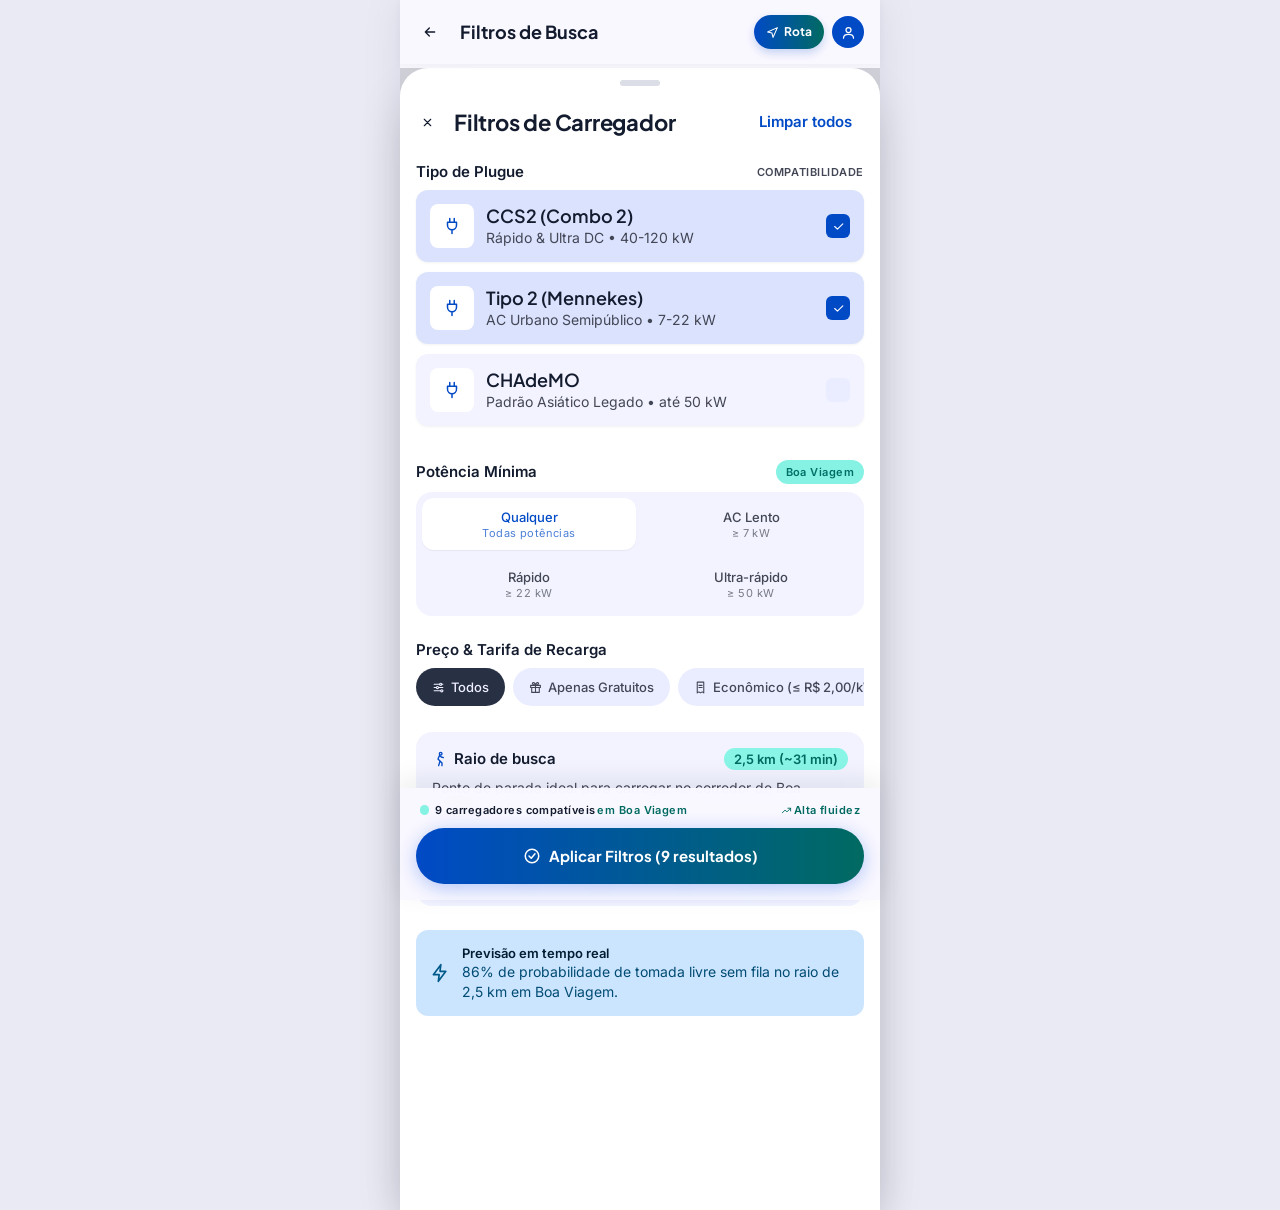
<file: eletrolink-mobile/filtros.html>
<!doctype html>
<html lang="pt-BR">
<head>
<meta charset="utf-8">
<meta name="viewport" content="width=device-width, initial-scale=1, viewport-fit=cover">
<meta name="theme-color" content="#faf8ff">
<title>EletroLink – Filtros de Busca e Compatibilidade</title>
<link rel="preconnect" href="https://fonts.googleapis.com">
<link rel="preconnect" href="https://fonts.gstatic.com" crossorigin>
<link href="https://fonts.googleapis.com/css2?family=Inter:wght@400;500;600;700&family=Plus+Jakarta+Sans:wght@400;500;600;700;800&display=swap" rel="stylesheet">
<link rel="stylesheet" href="style.css">
</head>
<body>
<svg width="0" height="0" style="position:absolute" aria-hidden="true"><defs>
<symbol id="bolt" viewBox="0 0 24 24"><path d="M13 2 4 14h7l-1 8 9-12h-7z"/></symbol>
<symbol id="search" viewBox="0 0 24 24"><circle cx="11" cy="11" r="7"/><path d="m21 21-4.35-4.35"/></symbol>
<symbol id="car" viewBox="0 0 24 24"><path d="M5 17v3M19 17v3M3 13l2-7h14l2 7v4H3zM7 14h.01M17 14h.01"/></symbol>
<symbol id="user" viewBox="0 0 24 24"><circle cx="12" cy="8" r="4"/><path d="M4 21c0-4 4-6 8-6s8 2 8 6"/></symbol>
<symbol id="pin" viewBox="0 0 24 24"><path d="M12 22s7-6.5 7-12a7 7 0 1 0-14 0c0 5.5 7 12 7 12z"/><circle cx="12" cy="10" r="2.5"/></symbol>
<symbol id="sliders" viewBox="0 0 24 24"><path d="M4 6h10M18 6h2M4 12h4M12 12h8M4 18h12M20 18h0"/><circle cx="16" cy="6" r="2"/><circle cx="10" cy="12" r="2"/><circle cx="18" cy="18" r="2"/></symbol>
<symbol id="x" viewBox="0 0 24 24"><path d="M6 6l12 12M18 6 6 18"/></symbol>
<symbol id="check-circle" viewBox="0 0 24 24"><circle cx="12" cy="12" r="9"/><path d="m8 12 3 3 5-6"/></symbol>
<symbol id="check" viewBox="0 0 24 24"><path d="m5 12 5 5 10-10"/></symbol>
<symbol id="layers" viewBox="0 0 24 24"><path d="m12 3 9 5-9 5-9-5zM3 13l9 5 9-5"/></symbol>
<symbol id="locate" viewBox="0 0 24 24"><circle cx="12" cy="12" r="4"/><path d="M12 2v3M12 19v3M2 12h3M19 12h3"/></symbol>
<symbol id="plus" viewBox="0 0 24 24"><path d="M12 5v14M5 12h14"/></symbol>
<symbol id="minus" viewBox="0 0 24 24"><path d="M5 12h14"/></symbol>
<symbol id="arrow-left" viewBox="0 0 24 24"><path d="M19 12H5M11 6l-6 6 6 6"/></symbol>
<symbol id="arrow-right" viewBox="0 0 24 24"><path d="M5 12h14M13 6l6 6-6 6"/></symbol>
<symbol id="hourglass" viewBox="0 0 24 24"><path d="M6 2h12M6 22h12M7 2c0 6 5 7 5 10s-5 4-5 10M17 2c0 6-5 7-5 10s5 4 5 10"/></symbol>
<symbol id="clock" viewBox="0 0 24 24"><circle cx="12" cy="12" r="9"/><path d="M12 7v5l3 2"/></symbol>
<symbol id="wifi" viewBox="0 0 24 24"><path d="M2 9a15 15 0 0 1 20 0M5 12.5a10 10 0 0 1 14 0M8.5 16a5 5 0 0 1 7 0M12 19.5h.01"/></symbol>
<symbol id="wifi-off" viewBox="0 0 24 24"><path d="M2 9a15 15 0 0 1 6-3.5M22 9a15 15 0 0 0-6-3.5M5 12.5a10 10 0 0 1 4-2.4M19 12.5a10 10 0 0 0-4-2.4M8.5 16a5 5 0 0 1 7 0M12 19.5h.01M3 3l18 18"/></symbol>
<symbol id="parking" viewBox="0 0 24 24"><rect x="4" y="3" width="16" height="18" rx="3"/><path d="M9 17V7h4a3 3 0 0 1 0 6H9"/></symbol>
<symbol id="barrier-off" viewBox="0 0 24 24"><circle cx="12" cy="12" r="9"/><path d="m5.6 5.6 12.8 12.8"/></symbol>
<symbol id="navigate" viewBox="0 0 24 24"><path d="m3 11 18-8-8 18-2-8z"/></symbol>
<symbol id="external" viewBox="0 0 24 24"><path d="M14 4h6v6M20 4l-9 9M18 14v5a1 1 0 0 1-1 1H5a1 1 0 0 1-1-1V7a1 1 0 0 1 1-1h5"/></symbol>
<symbol id="plug" viewBox="0 0 24 24"><path d="M9 2v5M15 2v5M6 7h12v4a6 6 0 0 1-12 0zM12 17v5"/></symbol>
<symbol id="star" viewBox="0 0 24 24"><path d="m12 2 3 7 7 .6-5.3 4.7 1.6 7.2L12 17.8 5.7 21.5l1.6-7.2L2 9.6 9 9z"/></symbol>
<symbol id="refresh" viewBox="0 0 24 24"><path d="M21 12a9 9 0 1 0-3 6.7M21 4v6h-6"/></symbol>
<symbol id="walk" viewBox="0 0 24 24"><circle cx="13" cy="4" r="2"/><path d="m10 22 2-7-3-3 2-5 3 2 3 1M12 15l3 3v4"/></symbol>
<symbol id="alert" viewBox="0 0 24 24"><path d="M12 3 2 21h20zM12 10v5M12 18h.01"/></symbol>
<symbol id="receipt" viewBox="0 0 24 24"><path d="M6 2h12v20l-3-2-3 2-3-2-3 2zM9 8h6M9 12h6"/></symbol>
<symbol id="trend" viewBox="0 0 24 24"><path d="m3 17 6-6 4 4 8-8M15 7h6v6"/></symbol>
<symbol id="people" viewBox="0 0 24 24"><circle cx="9" cy="8" r="3"/><circle cx="17" cy="9" r="2.5"/><path d="M3 20c0-3.5 3-5 6-5s6 1.5 6 5M15 15c3 0 6 1 6 4"/></symbol>
<symbol id="gift" viewBox="0 0 24 24"><rect x="3" y="8" width="18" height="4"/><path d="M5 12v9h14v-9M12 8v13M12 8s-1-5-4-5-2 5 4 5zM12 8s1-5 4-5 2 5-4 5z"/></symbol>
<symbol id="battery" viewBox="0 0 24 24"><rect x="2" y="7" width="18" height="10" rx="2"/><path d="M22 11v2M6 11v2M10 11v2"/></symbol>
<symbol id="info" viewBox="0 0 24 24"><circle cx="12" cy="12" r="9"/><path d="M12 11v5M12 8h.01"/></symbol>
<symbol id="bus" viewBox="0 0 24 24"><rect x="4" y="3" width="16" height="15" rx="3"/><path d="M4 11h16M8 21v-3M16 21v-3"/></symbol>
<symbol id="building" viewBox="0 0 24 24"><rect x="5" y="3" width="14" height="18" rx="1"/><path d="M9 7h2M13 7h2M9 11h2M13 11h2M10 21v-4h4v4"/></symbol></defs></svg>
<header class="hdr"><div class="l"><a class="back" href="mapa.html" title="Voltar"><svg class="ico "><use href="#arrow-left"/></svg></a><span class="ttl">Filtros de Busca</span></div><span class="prof"><svg class="ico "><use href="#user"/></svg></span></header>
<main class="ft"><div class="dim"></div>
<section class="fsheet"><div class="grab"></div>
 <div class="fh"><div class="l"><a class="x" href="mapa.html"><svg class="ico "><use href="#x"/></svg></a><h2>Filtros de Carregador</h2></div><button type="button" class="clr" id="mfClear">Limpar todos</button></div>
 <div class="fb">
  <div class="fs"><div class="hd"><b>Tipo de Plugue</b><small>Compatibilidade</small></div>
   <div class="po on" data-plug="CCS2"><div class="l"><span class="ic"><svg class="ico "><use href="#plug"/></svg></span><div><b>CCS2 (Combo 2)</b><span>Rápido &amp; Ultra DC • 40-120 kW</span></div></div><span class="ck"><svg class="ico "><use href="#check"/></svg></span></div>
   <div class="po on" data-plug="Tipo 2"><div class="l"><span class="ic"><svg class="ico "><use href="#plug"/></svg></span><div><b>Tipo 2 (Mennekes)</b><span>AC Urbano Semipúblico • 7-22 kW</span></div></div><span class="ck"><svg class="ico "><use href="#check"/></svg></span></div>
   <div class="po" data-plug="CHAdeMO"><div class="l"><span class="ic"><svg class="ico "><use href="#plug"/></svg></span><div><b>CHAdeMO</b><span>Padrão Asiático Legado • até 50 kW</span></div></div><span class="ck"><svg class="ico "><use href="#check"/></svg></span></div></div>
  <div class="fs"><div class="hd"><b>Potência Mínima</b><small class="mt">Boa Viagem</small></div>
   <div class="pw"><button type="button" class="on" data-power="0">Qualquer<small>Todas potências</small></button><button type="button" data-power="7">AC Lento<small>≥ 7 kW</small></button><button type="button" data-power="22">Rápido<small>≥ 22 kW</small></button><button type="button" data-power="50">Ultra-rápido<small>≥ 50 kW</small></button></div></div>
  <div class="fs"><div class="hd"><b>Preço &amp; Tarifa de Recarga</b></div>
   <div class="tf"><span class="on" data-tariff="all"><svg class="ico "><use href="#sliders"/></svg>Todos</span><span data-tariff="free"><svg class="ico "><use href="#gift"/></svg>Apenas Gratuitos</span><span data-tariff="economic"><svg class="ico "><use href="#receipt"/></svg>Econômico (≤ R$ 2,00/kWh)</span></div></div>
  <div class="dist"><div class="hd"><div><svg class="ico "><use href="#walk"/></svg>Raio de busca</div><span class="val" id="mfDistVal">2,5 km (~31 min)</span></div>
   <p>Ponto de parada ideal para carregar no corredor de Boa Viagem.</p>
   <div class="rng"><div class="tr"><input type="range" id="mfRange" min="0" max="5" step="1" value="4"><div class="tr-fill" id="mfTrFill" style="width:80%"></div></div><div class="lb"><div><i></i>300 m</div><div><i></i>500 m</div><div><i></i>800 m</div><div><i></i>1.5 km</div><div class="on"><i></i>2.5 km</div><div><i></i>3 km</div></div></div></div>
  <div class="live"><svg class="ico "><use href="#bolt"/></svg><div><b>Previsão em tempo real</b><span id="mfLiveTxt">85% de probabilidade de tomada livre sem fila em Boa Viagem.</span></div></div>
 </div></section></main>
<div class="deck"><div class="c"><span id="mfDeckCount"><i></i><span><b>9 carregadores compatíveis</b> em Boa Viagem</span></span><span><svg class="ico " style="font-size:11px"><use href="#trend"/></svg>Alta fluidez</span></div>
 <a class="go" id="mfApply" href="mapa.html"><svg class="ico " style="font-size:18px"><use href="#check-circle"/></svg>Aplicar Filtros</a></div>
<script src="app.js"></script>
</body></html>
</file>
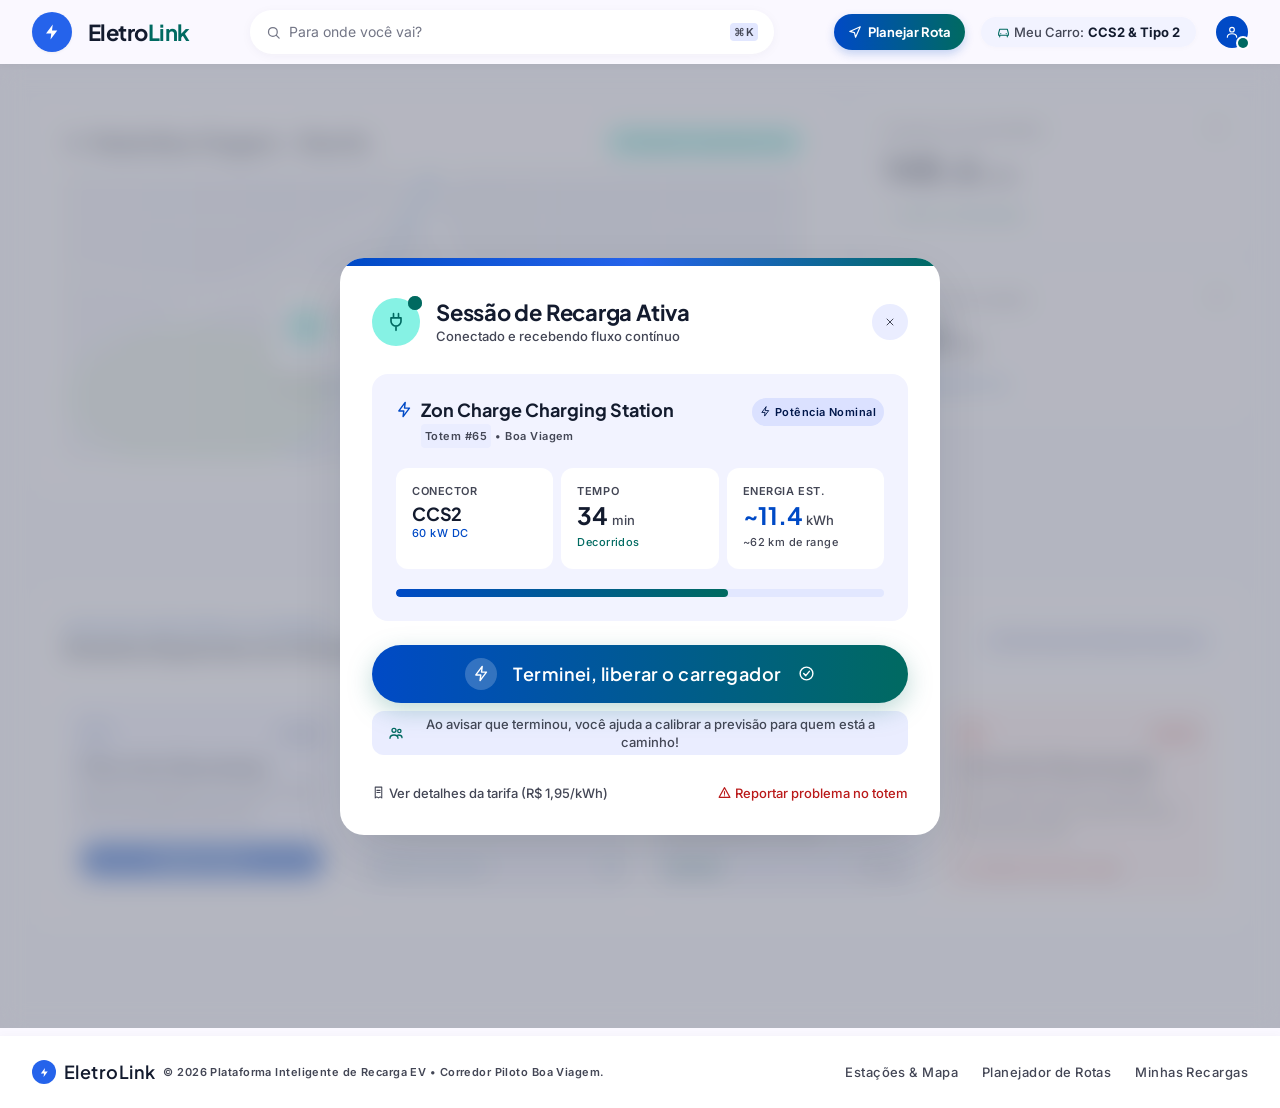
<file: eletrolink-site/checkout.html>
<!doctype html>
<html lang="pt-BR">
<head>
<meta charset="utf-8">
<meta name="viewport" content="width=1280">
<title>EletroLink – Sessão de Recarga e Check-out</title>
<link rel="preconnect" href="https://fonts.googleapis.com">
<link rel="preconnect" href="https://fonts.gstatic.com" crossorigin>
<link href="https://fonts.googleapis.com/css2?family=Inter:wght@400;500;600;700&family=Plus+Jakarta+Sans:wght@400;500;600;700;800&display=swap" rel="stylesheet">
<link rel="stylesheet" href="style.css">
</head>
<body>
<svg width="0" height="0" style="position:absolute" aria-hidden="true"><defs>
<symbol id="bolt" viewBox="0 0 24 24"><path d="M13 2 4 14h7l-1 8 9-12h-7z"/></symbol>
<symbol id="search" viewBox="0 0 24 24"><circle cx="11" cy="11" r="7"/><path d="m21 21-4.35-4.35"/></symbol>
<symbol id="car" viewBox="0 0 24 24"><path d="M5 17v3M19 17v3M3 13l2-7h14l2 7v4H3zM7 14h.01M17 14h.01"/></symbol>
<symbol id="user" viewBox="0 0 24 24"><circle cx="12" cy="8" r="4"/><path d="M4 21c0-4 4-6 8-6s8 2 8 6"/></symbol>
<symbol id="pin" viewBox="0 0 24 24"><path d="M12 22s7-6.5 7-12a7 7 0 1 0-14 0c0 5.5 7 12 7 12z"/><circle cx="12" cy="10" r="2.5"/></symbol>
<symbol id="sliders" viewBox="0 0 24 24"><path d="M4 6h10M18 6h2M4 12h4M12 12h8M4 18h12M20 18h0"/><circle cx="16" cy="6" r="2"/><circle cx="10" cy="12" r="2"/><circle cx="18" cy="18" r="2"/></symbol>
<symbol id="x" viewBox="0 0 24 24"><path d="M6 6l12 12M18 6 6 18"/></symbol>
<symbol id="check-circle" viewBox="0 0 24 24"><circle cx="12" cy="12" r="9"/><path d="m8 12 3 3 5-6"/></symbol>
<symbol id="check" viewBox="0 0 24 24"><path d="m5 12 5 5 10-10"/></symbol>
<symbol id="layers" viewBox="0 0 24 24"><path d="m12 3 9 5-9 5-9-5zM3 13l9 5 9-5"/></symbol>
<symbol id="locate" viewBox="0 0 24 24"><circle cx="12" cy="12" r="4"/><path d="M12 2v3M12 19v3M2 12h3M19 12h3"/></symbol>
<symbol id="plus" viewBox="0 0 24 24"><path d="M12 5v14M5 12h14"/></symbol>
<symbol id="minus" viewBox="0 0 24 24"><path d="M5 12h14"/></symbol>
<symbol id="arrow-left" viewBox="0 0 24 24"><path d="M19 12H5M11 6l-6 6 6 6"/></symbol>
<symbol id="arrow-right" viewBox="0 0 24 24"><path d="M5 12h14M13 6l6 6-6 6"/></symbol>
<symbol id="hourglass" viewBox="0 0 24 24"><path d="M6 2h12M6 22h12M7 2c0 6 5 7 5 10s-5 4-5 10M17 2c0 6-5 7-5 10s5 4 5 10"/></symbol>
<symbol id="clock" viewBox="0 0 24 24"><circle cx="12" cy="12" r="9"/><path d="M12 7v5l3 2"/></symbol>
<symbol id="wifi" viewBox="0 0 24 24"><path d="M2 9a15 15 0 0 1 20 0M5 12.5a10 10 0 0 1 14 0M8.5 16a5 5 0 0 1 7 0M12 19.5h.01"/></symbol>
<symbol id="wifi-off" viewBox="0 0 24 24"><path d="M2 9a15 15 0 0 1 6-3.5M22 9a15 15 0 0 0-6-3.5M5 12.5a10 10 0 0 1 4-2.4M19 12.5a10 10 0 0 0-4-2.4M8.5 16a5 5 0 0 1 7 0M12 19.5h.01M3 3l18 18"/></symbol>
<symbol id="parking" viewBox="0 0 24 24"><rect x="4" y="3" width="16" height="18" rx="3"/><path d="M9 17V7h4a3 3 0 0 1 0 6H9"/></symbol>
<symbol id="barrier-off" viewBox="0 0 24 24"><circle cx="12" cy="12" r="9"/><path d="m5.6 5.6 12.8 12.8"/></symbol>
<symbol id="navigate" viewBox="0 0 24 24"><path d="m3 11 18-8-8 18-2-8z"/></symbol>
<symbol id="external" viewBox="0 0 24 24"><path d="M14 4h6v6M20 4l-9 9M18 14v5a1 1 0 0 1-1 1H5a1 1 0 0 1-1-1V7a1 1 0 0 1 1-1h5"/></symbol>
<symbol id="plug" viewBox="0 0 24 24"><path d="M9 2v5M15 2v5M6 7h12v4a6 6 0 0 1-12 0zM12 17v5"/></symbol>
<symbol id="star" viewBox="0 0 24 24"><path d="m12 2 3 7 7 .6-5.3 4.7 1.6 7.2L12 17.8 5.7 21.5l1.6-7.2L2 9.6 9 9z"/></symbol>
<symbol id="refresh" viewBox="0 0 24 24"><path d="M21 12a9 9 0 1 0-3 6.7M21 4v6h-6"/></symbol>
<symbol id="walk" viewBox="0 0 24 24"><circle cx="13" cy="4" r="2"/><path d="m10 22 2-7-3-3 2-5 3 2 3 1M12 15l3 3v4"/></symbol>
<symbol id="alert" viewBox="0 0 24 24"><path d="M12 3 2 21h20zM12 10v5M12 18h.01"/></symbol>
<symbol id="receipt" viewBox="0 0 24 24"><path d="M6 2h12v20l-3-2-3 2-3-2-3 2zM9 8h6M9 12h6"/></symbol>
<symbol id="trend" viewBox="0 0 24 24"><path d="m3 17 6-6 4 4 8-8M15 7h6v6"/></symbol>
<symbol id="people" viewBox="0 0 24 24"><circle cx="9" cy="8" r="3"/><circle cx="17" cy="9" r="2.5"/><path d="M3 20c0-3.5 3-5 6-5s6 1.5 6 5M15 15c3 0 6 1 6 4"/></symbol>
<symbol id="gift" viewBox="0 0 24 24"><rect x="3" y="8" width="18" height="4"/><path d="M5 12v9h14v-9M12 8v13M12 8s-1-5-4-5-2 5 4 5zM12 8s1-5 4-5 2 5-4 5z"/></symbol>
<symbol id="battery" viewBox="0 0 24 24"><rect x="2" y="7" width="18" height="10" rx="2"/><path d="M22 11v2M6 11v2M10 11v2"/></symbol>
<symbol id="info" viewBox="0 0 24 24"><circle cx="12" cy="12" r="9"/><path d="M12 11v5M12 8h.01"/></symbol>
<symbol id="bus" viewBox="0 0 24 24"><rect x="4" y="3" width="16" height="15" rx="3"/><path d="M4 11h16M8 21v-3M16 21v-3"/></symbol>
</defs></svg>
<header class="header"><div class="in">
  <a class="logo" href="index.html"><span class="mark"><svg class="ico fill"><use href="#bolt"/></svg></span><span class="name">Eletro<b>Link</b></span></a>
  <div class="hsearch"><div class="box"><svg class="ico " style="font-size:15px"><use href="#search"/></svg><span class="t">Para onde você vai?</span><span class="kbd">⌘K</span></div></div>
  <div class="hright">
    <div class="mycar"><svg class="ico "><use href="#car"/></svg> Meu Carro: <b>CCS2 &amp; Tipo 2</b></div>
    <div class="avatar"><svg class="ico "><use href="#user"/></svg><i></i></div>
  </div>
</div></header>
<main class="s4">
 <div class="bgctx"><div class="g">
  <div class="a"><div class="h"><b><svg class="ico " style="font-size:21px;vertical-align:-4px;margin-right:8px;display:inline-block"><use href="#layers"/></svg>Rede Boa Viagem – Recife</b><span>9 estações mapeadas hoje</span></div>
   <div class="mp"><div class="mapbg"></div><div class="ct"><div class="ic"><svg class="ico "><use href="#bolt"/></svg></div><div><div class="jk" id="coBgStation" style="font-weight:600;font-size:18px">Duo Eletroposto – Boa Viagem</div><small style="font-size:11px;font-weight:600;color:var(--text2)">Corredor Piloto • Boa Viagem, PE</small></div></div></div></div>
  <div class="b"><div class="k"><div class="t"><span>Energia Consumida (Mês)</span><svg class="ico " style="font-size:15px"><use href="#bolt"/></svg></div><div class="n" id="coBgKwh">148.6 <small>kWh</small></div><div class="d"><svg class="ico " style="display:inline;font-size:12px;vertical-align:-2px"><use href="#trend"/></svg> +18.4% vs mês anterior</div></div>
   <div class="k"><div class="t"><span>Pontos de Comunidade</span><svg class="ico " style="font-size:14px"><use href="#star"/></svg></div><div class="n" id="coBgPts">820 <small>pts</small></div><div class="d" style="color:var(--primary)">Nível Colaborador Ouro</div></div></div>
 </div></div>
 <div class="states"><div class="in">
  <div class="hd"><div><small>Catálogo de resiliência de interface</small><h2>Estados Especiais do Sistema (Web Desktop)</h2></div><span><svg class="ico " style="font-size:14px"><use href="#check-circle"/></svg>Pronto para Condições Adversas</span></div>
  <div class="cols">
   <div class="st-card"><div><div class="t"><span class="ico-b"><svg class="ico "><use href="#search"/></svg></span><span class="tg">Busca</span></div><h3>Filtro Sem Resultados</h3><p>Nenhuma estação com CCS2 ≥ 150 kW encontrada nesta área.</p></div><div class="rb">Redefinir filtros</div></div>
   <div class="st-card off"><div><div class="t"><span class="ico-b"><svg class="ico "><use href="#wifi-off"/></svg></span><span class="tg">Offline</span></div><h3>Sem Conexão à Internet</h3><p>Operando em cache local com 9 pontos de Boa Viagem salvos.</p></div><div class="row" style="justify-content:space-between;font-size:11px;font-weight:600;color:#005a89">Tentando reconectar...<i style="width:8px;height:8px;border-radius:9999px;background:#005a89;display:block"></i></div></div>
   <div class="st-card"><div><div class="t"><span class="ico-b"><svg class="ico "><use href="#trend"/></svg></span><span class="tg">Previsão</span></div><h3>Baixa Confiança</h3><p>Apenas 1 check-out recente; recomendável confirmar disponibilidade no local.</p></div><div class="row" style="gap:6px"><i style="flex:1;height:6px;border-radius:4px;background:var(--teal)"></i><i style="flex:1;height:6px;border-radius:4px;background:var(--s4)"></i><i style="flex:1;height:6px;border-radius:4px;background:var(--s4)"></i><span style="font-size:11px;font-weight:600">1/3 Conf.</span></div></div>
   <div class="st-card red"><div><div class="t"><span class="ico-b"><svg class="ico "><use href="#alert"/></svg></span><span class="tg">Alerta</span></div><h3>Totem Em Manutenção</h3><p>Evite o deslocamento. Estação Conselheiro Aguiar 2860 fechada temporariamente.</p></div><div class="row" style="gap:4px;font-size:13px;font-weight:600;color:var(--red)"><svg class="ico " style="font-size:14px"><use href="#alert"/></svg>Indisponível para carga</div></div>
  </div></div></div>
 <div class="scrim"><div class="modal"><div class="glow"></div><div class="bd">
  <div class="mh"><div class="l"><div class="pl"><svg class="ico "><use href="#plug"/></svg><i></i></div><div><h2>Sessão de Recarga Ativa</h2><small>Conectado e recebendo fluxo contínuo</small></div></div><a class="xbtn" id="coCloseLink" href="detalhes.html" title="Fechar"><svg class="ico "><use href="#x"/></svg></a></div>
  <div class="ci"><div class="t"><div class="l"><svg class="ico "><use href="#bolt"/></svg><div><h3 id="coStationName">Duo Eletroposto – Boa Viagem</h3><div class="sb" id="coTotemSub"><span>Totem #04</span>•<span style="background:none;padding:0">Boa Viagem</span></div></div></div><span class="pw"><svg class="ico "><use href="#bolt"/></svg>Potência Nominal</span></div>
   <div class="mt"><div><small>Conector</small><b class="m" id="coConnType">CCS2</b><em class="a" id="coConnPower">60 kW DC</em></div><div><small>Tempo</small><b id="coTime">34 <span>min</span></b><em class="t">Decorridos</em></div><div><small>Energia est.</small><b class="p" id="coEnergy">~11.4 <span>kWh</span></b><em id="coRange">~62 km de range</em></div></div>
   <div class="pbar"><i id="coProgressBar"></i></div></div>
  <div class="fin" id="coFinBox"><a class="btn" id="coFinishBtn" href="index.html"><span class="c"><svg class="ico "><use href="#bolt"/></svg></span>Terminei, liberar o carregador<svg class="ico "><use href="#check-circle"/></svg></a>
   <div class="sub"><svg class="ico "><use href="#people"/></svg>Ao avisar que terminou, você ajuda a calibrar a previsão para quem está a caminho!</div></div>
  <div class="sec2"><a href="#" id="coTariffLink"><svg class="ico "><use href="#receipt"/></svg>Ver detalhes da tarifa (R$ 1,95/kWh)</a><a class="r" href="#" id="coReportLink"><svg class="ico "><use href="#alert"/></svg>Reportar problema no totem</a></div>
 </div></div></div>
</main><footer class="footer"><div class="in">
  <div class="l"><span class="mk"><svg class="ico fill"><use href="#bolt"/></svg></span><span class="nm">EletroLink</span><span class="cp">© 2026 Plataforma Inteligente de Recarga EV • Corredor Piloto Boa Viagem.</span></div>
  <nav><a href="index.html">Estações &amp; Mapa</a><a href="#">Planejador de Rotas</a><a href="#">Minhas Recargas</a></nav>
</div></footer>
<script src="app.js"></script>
</body></html>
</file>
<file: eletrolink-mobile/style.css>
/* EletroLink – versão mobile (design 390px, fluido de 320 a 480px) */
:root{
  --bg:#faf8ff; --s1:#f2f3ff; --s2:#eaedff; --s3:#e2e7ff; --s4:#dae2fd; --s5:#dbe1ff;
  --text:#131b2e; --text2:#434655; --muted:#737686;
  --primary:#004ac6; --blue:#2563eb; --teal:#006a61; --mint:#86f2e4; --mint2:#89f5e7; --mint-text:#006f66;
  --sky:#0073ae; --sky-bg:#cce5ff; --sky-text:#005a89;
  --red:#ba1a1a; --red-bg:#ffdad6; --navy:#00174b;
  --grad:linear-gradient(90deg,#004ac6,#006a61);
  --shadow-sm:0 1px 1px rgba(0,0,0,.05);
}
*{box-sizing:border-box;margin:0;padding:0;-webkit-tap-highlight-color:transparent}
html{font-family:'Inter',system-ui,sans-serif;color:var(--text);background:#e9eaf4}
body{max-width:480px;min-width:320px;margin:0 auto;min-height:100vh;background:var(--bg);font-size:14px;line-height:20px;position:relative;box-shadow:0 0 40px rgba(15,23,42,.08)}
a{color:inherit;text-decoration:none}
button{font:inherit;color:inherit;background:none;border:0;cursor:pointer}
.jk{font-family:'Plus Jakarta Sans','Inter',sans-serif}
.ico{width:1em;height:1em;fill:none;stroke:currentColor;stroke-width:2;stroke-linecap:round;stroke-linejoin:round;flex-shrink:0;display:block}
.ico.fill{fill:currentColor;stroke:none}
.pill{border-radius:9999px}
h1,h2,h3,h4{font-family:'Plus Jakarta Sans','Inter',sans-serif}

/* Header */
.hdr{position:sticky;top:0;z-index:600;height:64px;background:rgba(250,248,255,.94);backdrop-filter:blur(24px);box-shadow:0 1px 8px rgba(15,23,42,.04);display:flex;align-items:center;justify-content:space-between;padding:0 16px}
.hdr .l{display:flex;align-items:center;gap:8px;min-width:0}
.hdr .back{width:44px;height:44px;margin-left:-8px;display:grid;place-items:center;font-size:16px;border-radius:9999px}
.hdr .brand b{display:block;font-family:'Plus Jakarta Sans','Inter',sans-serif;font-weight:700;font-size:18px;line-height:24px;letter-spacing:-.45px}
.hdr .brand small{display:block;font-size:11px;font-weight:600;letter-spacing:.55px;color:var(--primary);text-transform:uppercase;line-height:14px}
.hdr .ttl{font-family:'Plus Jakarta Sans','Inter',sans-serif;font-weight:700;font-size:18px;line-height:24px;white-space:nowrap;overflow:hidden;text-overflow:ellipsis}
.hdr .logo-s{width:32px;height:32px;border-radius:9999px;background:var(--blue);color:#fff;display:grid;place-items:center;font-size:15px;flex-shrink:0}
.prof{width:32px;height:32px;border-radius:9999px;background:var(--primary);color:#fff;display:grid;place-items:center;font-size:15px;flex-shrink:0}

/* Bottom nav */
.nav{position:fixed;bottom:0;left:50%;transform:translateX(-50%);width:100%;max-width:480px;height:64px;background:rgba(250,248,255,.94);backdrop-filter:blur(24px);box-shadow:0 -4px 20px rgba(15,23,42,.05);display:flex;justify-content:space-around;align-items:center;z-index:600}
.nav a{display:flex;flex-direction:column;align-items:center;gap:4px;min-width:56px;font-size:11px;font-weight:600;letter-spacing:.44px;color:var(--text2);line-height:14px}
.nav a .ico{font-size:19px}
.nav a.on{color:var(--primary)}

/* ===== Boas-vindas ===== */
.wl{padding-bottom:32px}
.wl .brand{display:flex;flex-direction:column;align-items:center;padding:16px 16px 8px;text-align:center}
.wl .badge-logo{width:56px;height:56px;border-radius:9999px;background:rgba(37,99,235,.1);display:grid;place-items:center;color:var(--blue);font-size:24px;box-shadow:0 1px 2px rgba(0,0,0,.05);margin-bottom:12px}
.wl .tag{display:flex;gap:6px;align-items:center;background:var(--s3);border-radius:9999px;padding:4px 12px;font-size:11px;font-weight:600;letter-spacing:.55px;text-transform:uppercase;color:var(--text2);margin-bottom:8px}
.wl .tag i{width:6px;height:6px;border-radius:9999px;background:var(--teal)}
.wl h1{font-size:26px;line-height:34px;letter-spacing:-.65px}
.wl .brand p{max-width:320px;color:var(--text2);margin-top:6px}
.wl .body{padding:8px 16px 0;display:flex;flex-direction:column;gap:20px}
.box{background:#fff;border-radius:16px;padding:16px;filter:drop-shadow(0 1px 1px rgba(0,0,0,.05))}
.box .hd{display:flex;justify-content:space-between;align-items:center;margin-bottom:12px;gap:8px}
.box .hd .t{display:flex;gap:8px;align-items:center}
.num{min-width:24px;height:24px;padding:0 6px;border-radius:9999px;background:var(--primary);color:#fff;display:grid;place-items:center;font-size:11px;font-weight:600}
.box h2{font-size:18px;line-height:24px;font-weight:600}
.box .hd small{font-size:11px;font-weight:600;letter-spacing:.44px;color:var(--text2)}
.box>p{color:var(--text2);margin-bottom:12px}
.helper{display:flex;justify-content:space-between;align-items:center;gap:8px;background:var(--s2);border-radius:12px;padding:12px;margin-bottom:12px}
.helper span.t{display:flex;gap:10px;align-items:center;font-size:15px;font-weight:600;min-width:0}
.helper span.t .ico{color:var(--primary);font-size:17px}
.helper .ap{background:#fff;color:var(--primary);border-radius:9999px;padding:4px 10px;font-size:11px;font-weight:600;letter-spacing:.44px}
.plugs{display:flex;flex-direction:column;gap:10px}
.plug{display:flex;gap:14px;padding:14px;border-radius:12px;background:var(--s2)}
.plug.off{background:var(--s1)}
.plug .ck{width:24px;height:24px;border-radius:8px;background:var(--primary);color:#fff;display:grid;place-items:center;font-size:13px;margin-top:2px;flex-shrink:0}
.plug.off .ck{background:var(--s4);color:transparent}
.plug .r1{display:flex;justify-content:space-between;align-items:center;gap:8px}
.plug .r1 b{font-size:15px;font-weight:600}
.plug .r1 span{border-radius:9999px;padding:2px 8px;font-size:11px;font-weight:600;letter-spacing:.44px;white-space:nowrap}
.plug p{color:var(--text2);margin-top:2px}
.plug .hint{display:inline-flex;gap:4px;align-items:center;border-radius:9999px;padding:2px 8px;font-size:11px;font-weight:600;margin-top:6px}
.gps .hd .on{display:flex;gap:4px;align-items:center;font-size:11px;font-weight:600;color:var(--teal);letter-spacing:.44px}
.gps .hd .on i{width:8px;height:8px;border-radius:9999px;background:var(--teal)}
.minimap{position:relative;height:144px;border-radius:12px;overflow:hidden;margin:0 0 12px;display:flex;flex-direction:column;justify-content:space-between;padding:12px;box-shadow:inset 0 2px 4px rgba(0,0,0,.05)}
.minimap .mapbg{border-radius:12px}
.minimap::after{content:"";position:absolute;inset:0;background:linear-gradient(0deg,rgba(40,48,68,.8),rgba(40,48,68,.2) 50%,rgba(40,48,68,0))}
.minimap>div{position:relative;z-index:2;display:flex;justify-content:space-between;align-items:center;gap:8px}
.minimap .loc{display:flex;gap:6px;align-items:center;background:rgba(255,255,255,.9);backdrop-filter:blur(12px);border-radius:9999px;padding:4px 10px;font-size:11px;font-weight:600;letter-spacing:.44px;box-shadow:0 1px 2px rgba(0,0,0,.05)}
.minimap .loc .ico{color:var(--primary);font-size:14px}
.minimap .liv{background:var(--mint);color:var(--mint-text);border-radius:9999px;padding:2px 8px;font-size:11px;font-weight:600;letter-spacing:.44px}
.minimap .acc{display:flex;gap:6px;align-items:center;color:#fff;font-size:11px;font-weight:600;letter-spacing:.44px}
.minimap .upd{background:#fff;color:var(--primary);border-radius:9999px;padding:6px 12px;font-size:11px;font-weight:600;letter-spacing:.44px;display:flex;gap:4px;align-items:center;box-shadow:0 1px 3px rgba(0,0,0,.1)}
.useloc{display:flex;align-items:center;justify-content:center;gap:8px;background:var(--s2);color:var(--primary);border-radius:12px;padding:12px 16px;font-size:15px;font-weight:600;width:100%}
.banner2{position:relative;height:112px;border-radius:16px;overflow:hidden;padding:14px;display:flex;align-items:flex-end;background:linear-gradient(135deg,#bcd0cc,#6f948f 45%,#2b3a4d);box-shadow:0 1px 2px rgba(0,0,0,.05)}
.banner2::before{content:"";position:absolute;inset:0;background:linear-gradient(90deg,rgba(40,48,68,.85),rgba(40,48,68,.5) 50%,rgba(40,48,68,0))}
.banner2>div{position:relative}
.banner2 small{display:block;font-size:11px;font-weight:600;letter-spacing:.55px;text-transform:uppercase;color:var(--mint2);line-height:14px}
.banner2 b{font-family:'Plus Jakarta Sans','Inter',sans-serif;font-size:18px;line-height:22.5px;color:#fff}
.cta{display:flex;align-items:center;justify-content:center;gap:8px;min-height:54px;border-radius:9999px;background:var(--grad);color:#fff;font-family:'Plus Jakarta Sans','Inter',sans-serif;font-weight:600;font-size:15px;box-shadow:0 10px 15px -3px rgba(0,74,198,.25),0 4px 6px -4px rgba(0,74,198,.25)}
.trust{display:flex;gap:8px;justify-content:center;padding:0 8px;text-align:center;color:var(--text2);line-height:22px}
.trust .ico{margin-top:4px;font-size:13px}

/* ===== Mapa ===== */
.mp .map{position:relative;height:520px;overflow:hidden;background:var(--s1);isolation:isolate;z-index:1}
.mp .map .tint{position:absolute;inset:0;background:rgba(0,74,198,.05)}
.mp .top{position:absolute;left:0;right:0;top:12px;padding:0 16px;display:flex;flex-direction:column;gap:8px;z-index:3}
.mp .srow{display:flex;gap:8px}
.mp .search{flex:1;height:48px;background:#fff;border-radius:9999px;display:flex;align-items:center;padding:0 16px;gap:8px;box-shadow:0 4px 20px -2px rgba(15,23,42,.12);color:var(--muted);min-width:0}
.mp .search span{flex:1;font-size:14px;white-space:nowrap;overflow:hidden;text-overflow:ellipsis}
.mp .fbtn{position:relative;width:48px;height:48px;border-radius:9999px;background:#fff;display:grid;place-items:center;box-shadow:0 4px 20px -2px rgba(15,23,42,.12);font-size:18px;color:var(--text);flex-shrink:0}
.mp .fbtn i{position:absolute;right:-4px;top:-4px;min-width:20px;height:20px;border-radius:9999px;background:var(--primary);color:#fff;font-style:normal;font-size:10px;font-weight:600;display:grid;place-items:center}
.qf{display:flex;gap:8px;overflow-x:auto;padding:2px 0 4px;scrollbar-width:none}
.qf::-webkit-scrollbar{display:none}
.qf span{display:flex;gap:6px;align-items:center;white-space:nowrap;background:#fff;border-radius:9999px;padding:6px 12px;font-size:13px;line-height:18px;font-weight:500;color:var(--text2);box-shadow:var(--shadow-sm);flex-shrink:0}
.qf span.on{background:var(--primary);color:#fff}
.qf .ico{font-size:13px}
.mpin{position:absolute;display:flex;flex-direction:column;align-items:center;z-index:2}
.mpin .p{display:flex;gap:6px;align-items:center;padding:6px 10px;border-radius:9999px;color:#fff;font-size:11px;font-weight:600;letter-spacing:.44px;line-height:14px;white-space:nowrap;box-shadow:0 10px 15px -3px rgba(0,0,0,.1)}
.mpin .p .ico{font-size:12px}
.mpin i{width:10px;height:10px;transform:rotate(45deg);margin-top:-6px}
.me2{position:absolute;left:36%;top:44%;z-index:2;display:flex;flex-direction:column;align-items:center}
.me2 .h1{position:absolute;top:-24px;width:112px;height:112px;border-radius:9999px;background:rgba(0,74,198,.15)}
.me2 .core{position:relative;width:32px;height:32px;border-radius:9999px;background:#fff;display:grid;place-items:center;box-shadow:0 4px 6px -1px rgba(0,0,0,.1)}
.me2 .core i{width:20px;height:20px;border-radius:9999px;background:var(--primary);color:#fff;display:grid;place-items:center;font-size:10px}
.me2 em{position:relative;margin-top:4px;background:rgba(40,48,68,.85);color:#eef0ff;font-style:normal;font-size:10px;line-height:15px;padding:2px 8px;border-radius:9999px;white-space:nowrap}
.fabs{position:absolute;right:16px;bottom:112px;display:flex;flex-direction:column;gap:10px;z-index:3}
.fabs .cbtn{width:48px;height:48px;border-radius:9999px;background:#fff;display:grid;place-items:center;box-shadow:0 8px 24px -4px rgba(15,23,42,.16);color:var(--primary);font-size:20px}
.sheet{position:relative;z-index:4;margin-top:-80px;background:#fff;border-radius:28px 28px 0 0;padding:12px 16px 100px;box-shadow:0 -12px 32px -4px rgba(15,23,42,.12)}
.grab{width:40px;height:4px;border-radius:9999px;background:#c3c6d7;margin:0 auto 16px}
.sheet .sh{display:flex;justify-content:space-between;align-items:center;padding-bottom:12px}
.sheet .sh h2{font-size:18px;line-height:24px;font-weight:600}
.sheet .sh small{display:block;font-size:11px;font-weight:600;letter-spacing:.44px;color:var(--text2);line-height:14px}
.sheet .sort{display:flex;gap:4px;align-items:center;background:var(--s2);color:var(--primary);border-radius:9999px;padding:4px 10px;font-size:13px;font-weight:600}
.stack{display:flex;flex-direction:column;gap:12px;padding-top:4px}
.sc{background:var(--s1);border-radius:16px;padding:16px;display:flex;flex-direction:column;gap:8px;filter:drop-shadow(0 1px 1px rgba(0,0,0,.05))}
.sc .t{display:flex;justify-content:space-between;align-items:flex-start;gap:8px}
.sc .t>div:first-child{min-width:0}
.sc h3{font-size:18px;line-height:24px;font-weight:600;display:flex;gap:8px;align-items:baseline;flex-wrap:wrap}
.sc h3 small{font-family:'Inter',sans-serif;font-size:11px;font-weight:600;letter-spacing:.44px;color:var(--muted)}
.sc .ad{color:var(--text2)}
.bd{display:inline-flex;gap:4px;align-items:center;border-radius:9999px;padding:4px 10px;font-size:11px;font-weight:600;letter-spacing:.44px;line-height:14px;white-space:nowrap;box-shadow:var(--shadow-sm)}
.bd.mint{background:var(--mint);color:var(--mint-text)}
.bd.mint i{width:8px;height:8px;border-radius:9999px;background:var(--teal)}
.bd.sky{background:var(--s4);color:var(--sky-text)}
.bd.blue{background:var(--s5);color:var(--navy)}
.sc .conf{display:flex;gap:4px;align-items:center;font-size:10px;color:var(--muted)}
.sc .conf i{width:12px;height:4px;border-radius:2px;background:var(--teal)}
.sc .m{display:flex;justify-content:space-between;align-items:center;padding-top:4px;gap:8px}
.chips{display:flex;gap:8px;flex-wrap:wrap}
.cp{background:#fff;border-radius:8px;padding:4px 8px;display:flex;gap:4px;align-items:center;font-size:11px;font-weight:600;letter-spacing:.44px;line-height:14px}
.cp .ico{color:var(--primary);font-size:12px}
.cp.b{background:var(--s5);color:var(--navy)}
.pr{text-align:right;white-space:nowrap}
.pr b{font-family:'Plus Jakarta Sans','Inter',sans-serif;font-size:24px;line-height:30px;letter-spacing:-.24px}
.pr b.g{color:var(--teal);font-size:18px;line-height:24px}
.pr small{font-size:11px;font-weight:600;letter-spacing:.44px;color:var(--text2)}
.pr em{display:block;font-style:normal;font-size:11px;font-weight:600;letter-spacing:.44px;color:var(--text2)}
.act{display:flex;align-items:center;justify-content:center;gap:8px;height:44px;margin-top:4px;border-radius:9999px;background:var(--primary);color:#fff;font-size:15px;font-weight:600;box-shadow:var(--shadow-sm)}
.act.soft{background:var(--s4);color:var(--text)}
.act .ico{font-size:16px}

/* ===== Filtros ===== */
.ft{background:var(--bg);min-height:100vh;position:relative}
.ft .dim{position:absolute;left:0;right:0;top:0;height:260px;background:rgba(40,48,68,.2)}
.fsheet{position:relative;margin-top:4px;background:#fff;border-radius:28px 28px 0 0;box-shadow:0 25px 50px -12px rgba(0,0,0,.25);padding-bottom:170px;overflow:hidden}
.fsheet .grab{height:6px;background:rgba(195,198,215,.6);margin:12px auto 4px}
.fh{display:flex;justify-content:space-between;align-items:center;padding:12px 16px}
.fh .l{display:flex;gap:8px;align-items:center}
.fh .x{width:38px;height:40px;margin-left:-8px;display:grid;place-items:center;font-size:13px;border-radius:9999px}
.fh h2{font-size:22px;line-height:28px;letter-spacing:-.22px}
.fh .clr{color:var(--primary);font-size:15px;font-weight:600;text-align:center;line-height:20px;padding:6px 12px}
.fb{padding:8px 16px 24px;display:flex;flex-direction:column;gap:24px}
.fs .hd{display:flex;justify-content:space-between;align-items:center;margin-bottom:8px}
.fs .hd b{font-size:15px;font-weight:600}
.fs .hd small{font-size:11px;font-weight:600;letter-spacing:.55px;text-transform:uppercase;color:var(--text2)}
.fs .hd .mt{background:var(--mint);color:var(--mint-text);border-radius:9999px;padding:2px 10px;font-size:11px;font-weight:600;letter-spacing:.44px;text-transform:none}
.po{display:flex;justify-content:space-between;align-items:center;gap:12px;padding:14px;border-radius:12px;background:var(--s1);margin-bottom:10px;filter:drop-shadow(0 1px 1px rgba(0,0,0,.05))}
.po.on{background:var(--s4)}
.po .l{display:flex;gap:12px;align-items:center;min-width:0}
.po .ic{width:44px;height:44px;border-radius:8px;background:#fff;display:grid;place-items:center;color:var(--primary);font-size:18px;flex-shrink:0}
.po b{display:block;font-family:'Plus Jakarta Sans','Inter',sans-serif;font-size:18px;line-height:24px;font-weight:600}
.po span{display:block;color:var(--text2);font-size:14px;line-height:20px}
.po .ck{width:24px;height:24px;border-radius:6px;background:var(--s2);display:grid;place-items:center;color:transparent;font-size:13px;flex-shrink:0}
.po.on .ck{background:var(--primary);color:#fff}
.pw{display:grid;grid-template-columns:1fr 1fr;gap:8px;background:var(--s1);padding:6px;border-radius:16px}
.pw button{height:52px;border-radius:12px;display:flex;flex-direction:column;align-items:center;justify-content:center;font-size:13px;line-height:18px;font-weight:500;color:var(--text2)}
.pw button small{font-size:11px;letter-spacing:.44px;opacity:.7;line-height:14px;font-weight:400}
.pw button.on{background:#fff;color:var(--primary);box-shadow:var(--shadow-sm)}
.tf{display:flex;gap:8px;overflow-x:auto;scrollbar-width:none;padding-bottom:2px}
.tf::-webkit-scrollbar{display:none}
.tf span{display:flex;gap:6px;align-items:center;white-space:nowrap;background:var(--s2);color:var(--text2);border-radius:9999px;padding:10px 16px;font-size:13px;line-height:18px;font-weight:500;flex-shrink:0}
.tf span.on{background:#283044;color:#eef0ff}
.tf .ico{font-size:13px}
.dist{background:var(--s1);border-radius:16px;padding:16px;display:flex;flex-direction:column;gap:8px}
.dist .hd{display:flex;justify-content:space-between;align-items:center;gap:8px}
.dist .hd div{display:flex;gap:6px;align-items:center;font-size:15px;font-weight:600;line-height:20px}
.dist .hd .ico{color:var(--primary);font-size:16px}
.dist .val{background:var(--mint2);color:var(--teal);border-radius:9999px;padding:2px 10px;font-size:13px;font-weight:600;line-height:18px;text-align:left}
.dist p{color:var(--text2)}
.rng{padding-top:12px}
.rng .tr{height:8px;background:var(--s4);border-radius:8px}
.rng .lb{display:flex;justify-content:space-between;padding-top:12px}
.rng .lb div{display:flex;flex-direction:column;align-items:center;gap:4px;font-size:11px;font-weight:600;letter-spacing:.44px;color:var(--text2)}
.rng .lb i{width:6px;height:6px;border-radius:9999px;background:#c3c6d7}
.rng .lb div.on{color:var(--primary)}
.rng .lb div.on i{width:8px;height:8px;background:var(--primary);box-shadow:0 0 0 2px var(--s5)}
.live{display:flex;gap:12px;align-items:center;background:var(--sky-bg);border-radius:12px;padding:14px}
.live .ico{font-size:20px;color:var(--sky-text)}
.live b{display:block;font-size:13px;line-height:18px;color:#001d31;font-weight:600}
.live span{display:block;color:#004b73}
.deck{position:fixed;bottom:0;left:50%;transform:translateX(-50%);width:100%;max-width:480px;background:rgba(250,248,255,.95);backdrop-filter:blur(12px);box-shadow:0 -8px 24px rgba(15,23,42,.08);padding:12px 16px 16px;display:flex;flex-direction:column;gap:8px;z-index:50}
.deck .c{display:flex;justify-content:space-between;align-items:center;padding:0 4px;font-size:11px;font-weight:600;letter-spacing:.44px;color:var(--text2);gap:8px}
.deck .c b{color:var(--text);font-weight:600}
.deck .c span:first-child{display:flex;gap:6px;align-items:center}
.deck .c span:first-child i{width:9px;height:10px;border-radius:9999px;background:var(--mint)}
.deck .c span:last-child{display:flex;gap:2px;align-items:center;color:var(--teal)}
.deck .go{display:flex;align-items:center;justify-content:center;gap:8px;height:56px;border-radius:9999px;background:var(--grad);color:#fff;font-family:'Plus Jakarta Sans','Inter',sans-serif;font-weight:700;font-size:15px;filter:drop-shadow(0 4px 10px rgba(37,99,235,.35))}

/* ===== Detalhes ===== */
.dt{padding-bottom:32px}
.dt .hero{position:relative;height:224px;overflow:hidden;background:linear-gradient(135deg,#bcd0cc,#8aa8a8 45%,#cfd8e3)}
.dt .hero .totem{position:absolute;left:36%;top:10px;width:74px;height:130px;border-radius:12px;background:linear-gradient(180deg,#f4f7fb,#cfd8e3);border:3px solid #fff;box-shadow:0 8px 20px rgba(0,0,0,.2)}
.dt .hero .totem::before{content:"";position:absolute;left:10px;right:10px;top:18px;height:46px;border-radius:5px;background:linear-gradient(135deg,#0b4f8a,#1aa3a3)}
.dt .hero::after{content:"";position:absolute;inset:0;background:linear-gradient(0deg,#faf8ff,rgba(250,248,255,.4) 50%,rgba(250,248,255,0))}
.dt .hero .tp{position:absolute;left:16px;right:16px;top:16px;display:flex;justify-content:space-between;align-items:center;z-index:2}
.dt .net{display:flex;gap:6px;align-items:center;background:rgba(255,255,255,.95);backdrop-filter:blur(12px);border-radius:9999px;padding:4px 12px;color:var(--teal);font-size:12px;letter-spacing:.8px;text-transform:uppercase;box-shadow:0 1px 2px rgba(0,0,0,.05)}
.dt .net .ico{font-size:11px}
.dt .fav{width:40px;height:40px;border-radius:9999px;background:rgba(255,255,255,.95);display:grid;place-items:center;box-shadow:var(--shadow-sm);font-size:15px}
.dt .hero .bt{position:absolute;left:16px;right:16px;bottom:12px;z-index:2}
.dt .hero .bt small{display:block;font-size:14px;font-weight:600;letter-spacing:.4px;color:var(--teal);line-height:24px}
.dt .hero h2{font-size:26px;line-height:34px;letter-spacing:-.26px}
.dt .cont{padding:0 16px;display:flex;flex-direction:column;gap:16px;margin-top:0}
.dt .adr{display:flex;gap:8px;align-items:center;font-size:14px;color:var(--text2);min-width:0}
.dt .adr .ico{color:var(--primary);font-size:15px}
.dt .adr span{white-space:nowrap;overflow:hidden;text-overflow:ellipsis}
.dt .adr b{color:var(--primary);font-weight:500;white-space:nowrap}
.pcard{display:flex;flex-direction:column;gap:12px}
.pcard .r1{display:flex;justify-content:space-between;align-items:center;gap:8px}
.st{display:flex;gap:6px;align-items:center;background:var(--s3);border-radius:9999px;padding:4px 12px;font-size:14px;font-weight:600;line-height:20px}
.st i{width:8px;height:8px;border-radius:9999px;background:var(--red)}
.pcard .pv{text-align:right;color:var(--text2);font-size:13px;line-height:18px}
.pcard .pv b{display:block;font-family:'Plus Jakarta Sans','Inter',sans-serif;font-size:18px;line-height:24px;color:var(--primary)}
.inner{background:var(--s1);border-radius:12px;padding:14px;display:flex;flex-direction:column;gap:8px}
.inner .a{display:flex;justify-content:space-between;align-items:center;gap:8px;font-weight:600}
.inner .a span:first-child{display:flex;gap:8px;align-items:center}
.inner .a .ico{color:var(--teal);font-size:17px}
.inner .a em{font-style:normal;font-weight:400;color:var(--muted);font-size:13px}
.inner .cf{display:flex;gap:8px;align-items:center;padding-top:4px;color:var(--teal);font-weight:600}
.inner .cf div{display:flex;gap:4px}
.inner .cf i{width:16px;height:6px;border-radius:9999px;background:var(--teal)}
.inner p{color:var(--text2);font-size:14px}
.pcard .up{display:flex;justify-content:space-between;align-items:center;padding-top:4px;font-size:11px;font-weight:600;letter-spacing:.44px;color:var(--muted)}
.pcard .up span{display:flex;gap:6px;align-items:center}
.pcard .up b{color:var(--text);font-weight:600}
.pcard .up i{width:8px;height:8px;border-radius:9999px;background:var(--teal)}
.csec .hd{display:flex;justify-content:space-between;align-items:center;margin-bottom:10px}
.csec .hd h3{font-size:18px;line-height:24px;font-weight:700}
.csec .hd small{font-size:11px;letter-spacing:.44px;color:var(--text2)}
.cn{display:flex;flex-direction:column;gap:12px;margin-bottom:10px}
.cn .r{display:flex;justify-content:space-between;align-items:flex-start;gap:8px}
.cn .l{display:flex;gap:12px;align-items:center}
.cn .ic{width:48px;height:48px;border-radius:12px;background:var(--mint2);display:grid;place-items:center;color:var(--teal);font-size:21px;flex-shrink:0}
.cn.used{opacity:.95}
.cn.used .ic{background:var(--s3);color:var(--text2)}
.cn h4{font-size:22px;line-height:28px;letter-spacing:-.22px;font-weight:700}
.cn .l .tg{display:flex;gap:8px;align-items:center;flex-wrap:wrap}
.cn .live2{background:var(--teal);color:#fff;border-radius:6px;padding:2px 8px;font-size:12px;font-weight:600;letter-spacing:.8px;text-transform:uppercase;line-height:18px}
.cn.used .live2{background:var(--s3);color:var(--text);letter-spacing:0;text-transform:none;font-size:13px}
.cn .l p{color:var(--text2);font-size:14px;line-height:20px}
.cn .kw{font-family:'Plus Jakarta Sans','Inter',sans-serif;font-weight:700;font-size:24px;line-height:30px;letter-spacing:-.24px;text-align:right;color:var(--teal)}
.cn.used .kw{color:var(--text2)}
.cn .tf2{background:var(--s1);border-radius:12px;padding:8px 12px;display:flex;justify-content:space-between;align-items:center;font-size:14px}
.cn .tf2 b{font-family:'Plus Jakarta Sans','Inter',sans-serif;font-size:16px}
.cn .tf2 small{font-size:11px;font-weight:600;letter-spacing:.44px;color:var(--text2)}
.cn .tf2 b.free{color:var(--teal);letter-spacing:.8px}
.acc{display:flex;flex-direction:column;gap:12px}
.acc .hd{display:flex;justify-content:space-between;align-items:center}
.acc .hd h3{font-size:18px;line-height:24px;font-weight:600}
.acc .hd span{color:var(--teal);font-weight:600}
.acc .map2{position:relative;height:128px;border-radius:12px;overflow:hidden;display:flex;align-items:flex-end;padding:12px;box-shadow:inset 0 2px 4px rgba(0,0,0,.05)}
.acc .map2 .mapbg{border-radius:12px}
.acc .map2 div{position:relative;display:flex;gap:8px;align-items:center;background:rgba(255,255,255,.9);backdrop-filter:blur(12px);border-radius:8px;padding:6px 12px;font-size:13px;line-height:18px;box-shadow:0 1px 2px rgba(0,0,0,.05)}
.acc .map2 .ico{color:var(--primary);font-size:14px}
.btns{display:flex;flex-direction:column;gap:12px;padding-top:8px}
.btn1{display:flex;flex-direction:column;align-items:center;justify-content:center;min-height:58px;border-radius:9999px;background:var(--primary);color:#fff;padding:8px 24px;box-shadow:0 10px 15px -3px rgba(0,0,0,.1)}
.btn1 b{display:flex;gap:8px;align-items:center;font-family:'Plus Jakarta Sans','Inter',sans-serif;font-size:18px;line-height:24px;font-weight:600}
.btn1 span{color:rgba(255,255,255,.85);font-size:15px;line-height:20px;text-align:center}
.btn2{display:flex;gap:8px;align-items:center;justify-content:center;min-height:50px;border-radius:9999px;background:var(--s3);padding:13px 16px}
.btn2 .ico{color:var(--teal);font-size:16px}
.hidden-nav{padding-bottom:0}
.mp .maplabel{display:none}

/* ===== Interatividade Mobile, Leaflet & MVP (Boa Viagem) ===== */
.leaflet-container{width:100%;height:100%;background:#e8ebf5;font-family:'Inter',system-ui,sans-serif;z-index:1}
.leaflet-container.map-clean .leaflet-tile-pane{filter:saturate(.45) brightness(1.05) contrast(.92) hue-rotate(-6deg)}
.leaflet-control-attribution{font-size:9px !important;background:rgba(250,248,255,.78) !important;color:var(--muted) !important;padding:1px 5px !important}
.el-m-icon{background:none !important;border:0 !important}
.el-m-icon .mpin{position:relative;left:auto;top:auto;transform:translate(-50%,-100%);cursor:pointer}
.el-m-icon .mpin.sel .p{box-shadow:0 0 0 3px #fff,0 10px 22px rgba(0,74,198,.35);transform:scale(1.06)}

/* Pin exclusivo do usuário (escuro + menta, diferente dos postos) */
.el-user-pin{position:relative;display:flex;flex-direction:column;align-items:center;transform:translate(-50%,-85%)}
.el-user-pin .u-halo{position:absolute;top:2px;width:34px;height:34px;border-radius:9999px;background:rgba(0,106,97,.28);animation:mping 2s cubic-bezier(0,0,.2,1) infinite}
.el-user-pin .u-badge{position:relative;width:34px;height:34px;border-radius:9999px;background:#131b2e;color:#86f2e4;border:3px solid #fff;display:grid;place-items:center;box-shadow:0 6px 16px rgba(19,27,46,.35)}
.el-user-pin .u-tip{width:0;height:0;border-left:6px solid transparent;border-right:6px solid transparent;border-top:8px solid #131b2e;margin-top:-2px}
.el-user-pin .u-lab{margin-top:2px;background:#131b2e;color:#fff;padding:2px 7px;border-radius:9999px;font-size:10px;font-weight:700;white-space:nowrap}
@keyframes mping{75%,100%{transform:scale(2);opacity:0}}

/* Header Route Planner CTA */
.hdr .r{display:flex;align-items:center;gap:8px}
.m-route-btn{display:inline-flex;align-items:center;gap:5px;padding:7px 12px;border-radius:9999px;background:var(--grad);color:#fff;font-family:'Plus Jakarta Sans',Inter,sans-serif;font-size:12px;font-weight:700;white-space:nowrap;box-shadow:0 4px 10px rgba(0,74,198,.22)}
.m-route-btn .ico{font-size:13px}

/* Mapa overlays acima do Leaflet */
.mp .top,.mp .fabs{z-index:400}
.mp .sheet{z-index:450}
.mp .search input{flex:1;border:0;background:transparent;outline:none;font:inherit;font-size:14px;color:var(--text);min-width:0}
.mp .search input::placeholder{color:var(--muted)}
.qf{flex-wrap:wrap;overflow:visible}
.qf span,.qf button{display:inline-flex;gap:5px;align-items:center;white-space:nowrap;background:#fff;border-radius:9999px;padding:6px 12px;font-size:12px;line-height:16px;font-weight:600;color:var(--text2);box-shadow:0 2px 6px rgba(15,23,42,.1);cursor:pointer;transition:background .15s ease,color .15s ease}
.qf span.on,.qf button.on{background:var(--teal);color:#fff;box-shadow:0 3px 8px rgba(0,106,97,.32)}
.qf span.on-blue,.qf button.on-blue{background:var(--primary);color:#fff;box-shadow:0 3px 8px rgba(0,74,198,.32)}

/* Onboarding & Filter interactive states */
.plug,.po,.tf span,.helper .ap{cursor:pointer;user-select:none}
.rng .tr{position:relative}
.rng .tr-fill{position:absolute;left:0;top:0;bottom:0;background:var(--grad);border-radius:8px}
.rng input[type="range"]{position:absolute;inset:-10px 0;width:100%;opacity:0;cursor:pointer;z-index:3;margin:0}
.bd.amber{background:#fef3c7;color:#92400e}
.bd.red{background:var(--red-bg);color:#93000a}
.sc.sel{box-shadow:0 0 0 2px var(--primary)}
.sc.off{opacity:.78}
.sim-pill{display:inline-flex;align-items:center;gap:5px;background:var(--s2);color:var(--primary);border-radius:9999px;padding:5px 10px;font-size:11px;font-weight:700}
.m-act-row{display:flex;gap:8px;align-items:center;margin-top:4px}
.m-act-row .act{flex:1;margin-top:0}
.m-alert-btn{display:inline-flex;align-items:center;justify-content:center;gap:5px;height:44px;padding:0 14px;border-radius:9999px;background:#fef3c7;color:#92400e;font-size:13px;font-weight:700;white-space:nowrap;flex-shrink:0}
.m-alert-btn.active{background:var(--mint);color:var(--mint-text)}

/* Persistent Floating Active Charging Bar (Mobile) */
.m-active-bar{position:fixed;left:50%;bottom:74px;transform:translateX(-50%);width:calc(100% - 24px);max-width:456px;z-index:800;background:#131b2e;color:#fff;border-radius:18px;padding:10px 12px;display:flex;align-items:center;gap:10px;box-shadow:0 16px 32px rgba(19,27,46,.38),0 0 0 2px rgba(134,242,228,.45)}
.m-active-bar.no-nav{bottom:16px}
.m-active-bar .dot-p{position:relative;width:10px;height:10px;border-radius:9999px;background:var(--mint);flex-shrink:0}
.m-active-bar .dot-p::after{content:"";position:absolute;inset:0;border-radius:9999px;background:var(--mint);animation:mping 1.6s infinite}
.m-active-bar .info{flex:1;min-width:0}
.m-active-bar .info b{display:block;font-size:12px;color:#86f2e4;white-space:nowrap;overflow:hidden;text-overflow:ellipsis}
.m-active-bar .info small{display:block;font-size:11px;color:rgba(255,255,255,.78)}
.m-active-bar .btns-r{display:flex;gap:6px;flex-shrink:0}
.m-active-bar .b-view{background:rgba(255,255,255,.15);color:#fff;border-radius:9999px;padding:6px 10px;font-size:11px;font-weight:600}
.m-active-bar .b-end{background:var(--mint);color:#003732;border-radius:9999px;padding:6px 10px;font-size:11px;font-weight:700}

/* Mobile Toast */
.m-toast-stack{position:fixed;left:50%;top:72px;transform:translateX(-50%);width:calc(100% - 24px);max-width:456px;z-index:9500;display:flex;flex-direction:column;gap:8px;pointer-events:none}
.m-toast{pointer-events:auto;background:#fff;border-radius:14px;padding:12px 14px;box-shadow:0 14px 32px rgba(19,27,46,.22),0 0 0 1px var(--s3);display:flex;gap:10px;align-items:flex-start}
.m-toast.success{border-left:4px solid var(--teal)}
.m-toast.amber{border-left:4px solid #d97706}
.m-toast.info{border-left:4px solid var(--primary)}
.m-toast .tbd{flex:1;min-width:0}
.m-toast .tbd b{display:block;font-size:13px;line-height:17px}
.m-toast .tbd p{font-size:12px;color:var(--text2);margin-top:2px;line-height:16px}
.m-toast .tact{margin-top:6px;display:flex;gap:6px}
.m-toast .tact a,.m-toast .tact button{background:var(--primary);color:#fff;border-radius:9999px;padding:4px 10px;font-size:11px;font-weight:700}

/* Mobile Modal / Bottom Sheet */
.m-modal-bg{position:fixed;inset:0;background:rgba(19,27,46,.42);backdrop-filter:blur(6px);z-index:9000;display:flex;align-items:flex-end;justify-content:center}
.m-modal{width:100%;max-width:480px;background:#fff;border-radius:24px 24px 0 0;padding:16px 18px 24px;max-height:86vh;overflow:auto;box-shadow:0 -12px 40px rgba(19,27,46,.25);display:flex;flex-direction:column;gap:14px}
.m-modal .mhd{display:flex;justify-content:space-between;align-items:center;gap:8px}
.m-modal .mhd h3{font-size:18px;line-height:24px}
.m-modal .mx{width:34px;height:34px;border-radius:9999px;background:var(--s2);display:grid;place-items:center;font-size:13px;color:var(--text2)}
.m-modal .mlist{display:flex;flex-direction:column;gap:8px}
.m-modal .mitem{background:var(--s1);border-radius:12px;padding:12px;display:flex;justify-content:space-between;align-items:center;gap:10px}
.m-modal .mitem b{display:block;font-size:13px}
.m-modal .mitem small{display:block;font-size:11px;color:var(--text2)}
.m-modal .minput{width:100%;height:42px;border-radius:12px;border:1px solid var(--s4);padding:0 12px;font:inherit;background:var(--s1);outline:none}
.m-modal .mcta{display:flex;align-items:center;justify-content:center;gap:8px;min-height:50px;border-radius:9999px;background:var(--grad);color:#fff;font-family:'Plus Jakarta Sans',Inter,sans-serif;font-weight:700;font-size:15px;width:100%}
.m-sess-grid{display:grid;grid-template-columns:repeat(3,1fr);gap:8px}
.m-sess-grid div{background:var(--s1);border-radius:12px;padding:10px;text-align:center}
.m-sess-grid small{display:block;font-size:10px;font-weight:600;color:var(--muted);text-transform:uppercase}
.m-sess-grid b{display:block;font-family:'Plus Jakarta Sans',Inter,sans-serif;font-size:17px;margin-top:2px}
.m-pbar{height:8px;border-radius:9999px;background:var(--s3);overflow:hidden}
.m-pbar i{display:block;height:100%;width:68%;background:var(--grad);border-radius:9999px}
</file>
<file: eletrolink-site/style.css>
/* EletroLink – estilos compartilhados (desktop 1280px) */
:root{
  --bg:#faf8ff; --s1:#f2f3ff; --s2:#eaedff; --s3:#e2e7ff; --s4:#dae2fd; --s5:#dbe1ff;
  --text:#131b2e; --text2:#434655; --muted:#737686;
  --primary:#004ac6; --blue:#2563eb; --teal:#006a61; --mint:#86f2e4; --mint-text:#006f66;
  --green:#16a34a; --green-bg:#dcfce7; --green-text:#15803d;
  --amber:#d97706; --amber-bg:#fef3c7; --amber-text:#92400e; --amber-border:#fde68a;
  --red:#ba1a1a; --red-bg:#ffdad6; --red-dark:#93000a; --navy:#00174b;
  --grad:linear-gradient(90deg,#004ac6,#006a61);
  --grad2:linear-gradient(90deg,#2563eb,#006a61);
  --shadow-sm:0 1px 1px rgba(0,0,0,.05);
  --shadow-md:0 4px 6px -1px rgba(0,0,0,.1),0 2px 4px -2px rgba(0,0,0,.1);
  --shadow-lg:0 20px 25px -5px rgba(0,0,0,.1),0 8px 10px -6px rgba(0,0,0,.1);
}
*{box-sizing:border-box;margin:0;padding:0}
html{font-family:'Inter',system-ui,sans-serif;color:var(--text);background:var(--bg)}
body{min-width:1280px;background:var(--bg);font-size:14px;line-height:20px}
a{color:inherit;text-decoration:none}
button{font:inherit;color:inherit;background:none;border:0;cursor:pointer}
.jk{font-family:'Plus Jakarta Sans','Inter',sans-serif}
.ico{width:1em;height:1em;fill:none;stroke:currentColor;stroke-width:2;stroke-linecap:round;stroke-linejoin:round;flex-shrink:0;display:block}
.ico.fill{fill:currentColor;stroke:none}
.row{display:flex;align-items:center}
.pill{border-radius:9999px}
.upper{text-transform:uppercase}

/* ===== Header ===== */
.header{position:sticky;top:0;z-index:600;background:rgba(250,248,255,.92);backdrop-filter:blur(24px);box-shadow:0 1px 8px rgba(0,0,0,.04)}
.header .in{height:64px;max-width:1280px;margin:0 auto;padding:0 32px;display:flex;align-items:center;gap:24px}
.logo{display:flex;align-items:center;gap:16px}
.logo .mark{width:40px;height:40px;border-radius:9999px;background:var(--blue);color:#fff;display:grid;place-items:center;font-size:18px;filter:drop-shadow(0 1px 1px rgba(0,0,0,.05))}
.logo .name{font-family:'Plus Jakarta Sans',Inter,sans-serif;font-weight:700;font-size:22px;line-height:28px;letter-spacing:-.55px}
.logo .name b{color:var(--teal);font-weight:700}
.hsearch{flex:1;padding:0 36px}
.hsearch .box{height:44px;background:#fff;border-radius:9999px;display:flex;align-items:center;padding:0 16px;gap:8px;filter:drop-shadow(0 2px 4px rgba(15,23,42,.04));color:var(--muted)}
.hsearch .box span.t{flex:1;font-size:14px;color:var(--muted)}
.kbd{background:var(--s3);color:var(--text2);border-radius:4px;padding:2px 4px;font-size:11px;font-weight:600;letter-spacing:.44px;line-height:14px}
.hright{display:flex;align-items:center;gap:16px}
.mycar{background:var(--s1);border-radius:9999px;padding:6px 16px;display:flex;align-items:center;gap:4px;font-size:13px;line-height:18px;font-weight:500;color:var(--text2);filter:drop-shadow(0 1px 2px rgba(15,23,42,.02))}
.mycar b{color:var(--text);font-weight:700}
.mycar .ico{color:var(--teal);font-size:13px}
.avatar{position:relative;width:32px;height:32px;border-radius:9999px;background:var(--primary);color:#fff;display:grid;place-items:center;margin-left:4px;font-size:14px}
.avatar i{position:absolute;right:0;bottom:0;width:10px;height:10px;border-radius:9999px;background:var(--teal);box-shadow:0 0 0 2px #fff}

/* ===== Footer ===== */
.footer{background:#fff;filter:drop-shadow(0 -1px 3px rgba(0,0,0,.02))}
.footer .in{max-width:1280px;margin:0 auto;padding:24px 32px;display:flex;align-items:center;justify-content:space-between}
.footer .l{display:flex;align-items:center;gap:8px}
.footer .mk{width:24px;height:24px;border-radius:9999px;background:var(--blue);color:#fff;display:grid;place-items:center;font-size:11px}
.footer .nm{font-family:'Plus Jakarta Sans',Inter,sans-serif;font-weight:600;font-size:18px;line-height:24px;letter-spacing:.44px}
.footer .cp{font-size:11px;font-weight:600;letter-spacing:.44px;line-height:14px;color:var(--text2)}
.footer nav{display:flex;gap:24px;font-size:13px;font-weight:500;letter-spacing:.44px;color:var(--text2)}
.footer nav a:hover{color:var(--primary)}

/* ===== Mapa (fundo estilizado em CSS) ===== */
.mapbg{position:absolute;inset:0;overflow:hidden;
  background:
   radial-gradient(ellipse 220px 120px at 18% 78%,#d5e9d3 0 60%,transparent 61%),
   radial-gradient(ellipse 180px 110px at 70% 62%,#d5e9d3 0 60%,transparent 61%),
   radial-gradient(ellipse 260px 90px at 85% 90%,#d5e9d3 0 60%,transparent 61%),
   linear-gradient(115deg,transparent 0 41%,#c9ddf3 41% 43.2%,transparent 43.2%),
   linear-gradient(62deg,transparent 0 55%,#fff 55% 56.2%,transparent 56.2%),
   linear-gradient(152deg,transparent 0 30%,#fff 30% 31.2%,transparent 31.2%),
   linear-gradient(8deg,transparent 0 48%,#fff 48% 49.2%,transparent 49.2%),
   repeating-linear-gradient(0deg,transparent 0 78px,rgba(255,255,255,.9) 78px 80px),
   repeating-linear-gradient(90deg,transparent 0 118px,rgba(255,255,255,.9) 118px 120px),
   #e8ebf5}
.maplabel{position:absolute;font-size:11px;font-weight:600;letter-spacing:.9px;color:#8a8fa5;opacity:.75;text-transform:uppercase;white-space:nowrap}
.mapbg::after{content:"";position:absolute;inset:0;background:linear-gradient(90deg,rgba(250,248,255,.4),rgba(250,248,255,0) 50%,rgba(250,248,255,.2));pointer-events:none}
.photo-ph{background:linear-gradient(135deg,#cfe0d8,#a9c4be 45%,#dfe7ea);}
.map-ctl{position:absolute;display:flex;flex-direction:column;gap:8px}
.cbtn{width:48px;height:48px;border-radius:9999px;background:#fff;display:grid;place-items:center;box-shadow:var(--shadow-lg);color:var(--primary);font-size:20px}
.czoom{background:#fff;border-radius:9999px;box-shadow:var(--shadow-lg);overflow:hidden;color:var(--primary);font-size:12px}
.czoom button{width:48px;height:48px;display:grid;place-items:center}
.czoom hr{border:0;height:1px;background:var(--s3);width:24px;margin:0 auto}
.mappin{position:absolute;background:#fff;border-radius:9999px;height:36px;padding:6px 12px;display:flex;align-items:center;gap:4px;box-shadow:var(--shadow-lg);white-space:nowrap}
.mappin i{width:10px;height:10px;border-radius:9999px;background:var(--teal)}
.mappin b{font-family:'Plus Jakarta Sans',Inter,sans-serif;font-weight:600;font-size:11px;letter-spacing:.44px;line-height:14px}
.mappin span{font-size:10px;line-height:20px;border-radius:9999px;padding:2px 6px}

/* ===== Tela 1: Mapa ===== */
.s1{display:flex;height:1032px;position:relative;overflow:hidden}
.side{width:420px;background:#fff;box-shadow:var(--shadow-lg);z-index:2;display:flex;flex-direction:column;height:100%}
.side .top{padding:16px 16px 8px;display:flex;flex-direction:column;gap:8px;filter:drop-shadow(0 4px 6px rgba(19,27,46,.03))}
.sbox{height:48px;background:var(--s1);border-radius:12px;display:flex;align-items:center;padding:0 16px;gap:10px}
.sbox .t{flex:1;font-size:14px;font-weight:500}
.sbox .t small{display:block;font-size:11px;color:var(--muted);font-weight:500;line-height:12px}
.sbox .ico{color:var(--primary);font-size:18px}
.chips{display:flex;flex-wrap:wrap;gap:6px;align-items:center}
.chip{display:flex;align-items:center;gap:4px;padding:6px 12px;border-radius:9999px;font-size:12px;line-height:16px;font-weight:500;background:var(--s3);color:var(--text2);white-space:nowrap;box-shadow:var(--shadow-sm)}
.chip.on1{background:var(--teal);color:#fff;font-weight:700;box-shadow:0 2px 6px rgba(0,106,97,.28)}
.chip.on2{background:var(--primary);color:#fff;font-weight:700;box-shadow:0 2px 6px rgba(0,74,198,.28)}
.chip.all{background:var(--s2);color:var(--primary);font-weight:600}
.chip .ico{font-size:11px}
.listhead{padding:8px 16px 0;display:flex;justify-content:space-between;align-items:baseline}
.listhead b{font-family:'Plus Jakarta Sans',Inter,sans-serif;font-size:15px}
.listhead span{font-size:11px;font-weight:600;color:var(--muted);letter-spacing:.44px}
.cards{flex:1;overflow:auto;padding:8px 16px;display:flex;flex-direction:column;gap:16px}
.card{position:relative;background:#fff;border-radius:16px;padding:16px;display:flex;flex-direction:column;gap:10px;box-shadow:var(--shadow-sm)}
.card.sel{background:var(--s1);box-shadow:0 0 0 2px var(--primary),0 4px 6px -1px rgba(0,74,198,.05)}
.card.sel::before{content:"";position:absolute;left:0;top:12px;bottom:12px;width:6px;background:var(--primary);border-radius:0 4px 4px 0}
.card.off{opacity:.75}
.card .eyebrow{font-size:11px;font-weight:700;letter-spacing:.55px;color:var(--primary);text-transform:uppercase;line-height:14px}
.card .eyebrow em{font-style:normal;color:var(--muted);font-weight:600}
.card h3{font-family:'Plus Jakarta Sans',Inter,sans-serif;font-size:18px;line-height:24px;font-weight:700}
.card .addr{font-size:12px;color:var(--text2);line-height:16px}
.card .head{display:flex;justify-content:space-between;align-items:flex-start;gap:8px}
.badge{display:inline-flex;align-items:center;gap:4px;padding:4px 10px;border-radius:9999px;font-size:11px;font-weight:700;letter-spacing:.44px;line-height:14px;white-space:nowrap;box-shadow:var(--shadow-sm)}
.b-green{background:var(--green-bg);color:var(--green-text)}
.b-amber{background:var(--amber-bg);color:var(--amber-text)}
.b-blue{background:var(--s5);color:var(--navy)}
.b-red{background:var(--red-bg);color:var(--red-dark)}
.dot{width:6px;height:6px;border-radius:9999px;background:currentColor;display:inline-block}
.conn{display:flex;gap:8px}
.conn div{flex:1;background:#fff;border-radius:8px;padding:4px 10px;display:flex;align-items:center;gap:6px;box-shadow:var(--shadow-sm);font-size:12px;font-weight:600}
.conn div small{color:var(--muted);font-weight:500;font-size:11px}
.price{display:flex;align-items:baseline;gap:4px;font-size:12px;color:var(--text2)}
.price b{font-family:'Plus Jakarta Sans',Inter,sans-serif;font-size:18px;color:var(--text)}
.price .free{color:var(--teal);font-weight:700}
.cta{height:44px;border-radius:12px;background:var(--grad);color:#fff;display:flex;align-items:center;justify-content:center;gap:8px;font-family:'Plus Jakarta Sans',Inter,sans-serif;font-weight:600;font-size:14px;box-shadow:var(--shadow-md)}
.conf{display:flex;align-items:center;gap:6px;font-size:11px;font-weight:600;color:var(--text2)}
.conf i{width:14px;height:6px;border-radius:2px;background:var(--green);display:inline-block}
.warn{background:var(--red-bg);color:var(--red-dark);border-radius:8px;padding:8px 10px;font-size:12px;line-height:16px}
.side .foot{padding:10px 16px;font-size:11px;color:var(--muted);display:flex;justify-content:space-between;border-top:1px solid var(--s2)}
.side .foot a{color:var(--primary);font-weight:600}
.s1 .map{position:relative;flex:1}
.radius{position:absolute;left:101px;top:204px;width:520px;height:520px;border-radius:9999px;background:rgba(0,74,198,.02);border:2px solid rgba(0,74,198,.2)}
.radius span{position:absolute;right:18px;bottom:247px;background:var(--bg);border:1px solid rgba(0,74,198,.1);border-radius:4px;padding:0 6px;font-size:11px;font-weight:600;color:var(--primary)}
.me{position:absolute;left:315px;top:566px;width:24px;height:24px;border-radius:9999px;background:var(--primary);box-shadow:0 0 0 3px #fff,var(--shadow-lg)}
.me::before{content:"";position:absolute;inset:-12px;border-radius:9999px;background:rgba(0,74,198,.2)}
.banner{position:absolute;left:32px;top:16px;display:flex;align-items:center;gap:10px;background:rgba(255,255,255,.95);backdrop-filter:blur(12px);border:1px solid rgba(195,198,215,.3);border-radius:9999px;padding:11px 17px;font-size:12px;line-height:16px;box-shadow:var(--shadow-md);color:var(--text2);max-width:640px}
.banner b{color:var(--text)}
.banner .ico{color:var(--teal);font-size:15px}
.pin{position:absolute;display:flex;flex-direction:column;align-items:center}
.pin .lab{background:#fff;border-radius:9999px;padding:4px 10px;font-size:11px;font-weight:700;display:flex;gap:6px;box-shadow:var(--shadow-lg);white-space:nowrap;align-items:center}
.pin .stem{width:2px;height:12px}
.pin .knob{width:14px;height:14px;border-radius:9999px}
.pin.green .stem{background:var(--green)} .pin.green .knob{background:var(--green);box-shadow:0 0 0 4px var(--green-bg)}
.pin.amber .stem{background:var(--amber)} .pin.amber .knob{background:var(--amber);box-shadow:0 0 0 4px var(--amber-bg)}
.pin.blue .stem{background:var(--primary)} .pin.blue .knob{background:var(--primary);box-shadow:0 0 0 4px var(--s5)}
.pin.red .stem{background:var(--red)} .pin.red .knob{background:var(--red);box-shadow:0 0 0 4px var(--red-bg)}
.pin.releasing .stem{background:var(--teal)} .pin.releasing .knob{background:var(--teal);box-shadow:0 0 0 4px var(--mint);animation:ping-soft 1.4s infinite}
@keyframes ping-soft{0%{box-shadow:0 0 0 4px rgba(134,242,228,.9)}70%{box-shadow:0 0 0 12px rgba(134,242,228,0)}100%{box-shadow:0 0 0 4px rgba(134,242,228,0)}}
.pop{background:#fff;border-radius:16px;padding:12px;width:240px;display:flex;flex-direction:column;gap:4px;box-shadow:0 0 0 2px var(--primary),0 25px 50px -12px rgba(0,0,0,.25)}
.pop b{font-family:'Plus Jakarta Sans',Inter,sans-serif;font-size:14px}
.pop small{font-size:11px;color:var(--text2);font-weight:600}
.pop a{margin-top:4px;background:var(--primary);color:#fff;border-radius:9999px;text-align:center;padding:6px;font-size:12px;font-weight:600}
.pop-tip{width:0;height:0;border-left:8px solid transparent;border-right:8px solid transparent;border-top:10px solid var(--primary)}
.pin.sel .knob{background:var(--primary);width:16px;height:16px;box-shadow:0 0 0 4px #fff,var(--shadow-lg)}
.legend{position:absolute;left:24px;bottom:24px;background:rgba(255,255,255,.9);backdrop-filter:blur(12px);border-radius:12px;padding:8px 14px;display:flex;gap:16px;font-size:11px;font-weight:600;color:var(--text2);box-shadow:var(--shadow-md)}
.legend span{display:flex;align-items:center;gap:6px}
.legend i{width:8px;height:8px;border-radius:9999px}
.s1 .map-ctl.br{right:24px;bottom:24px;align-items:flex-end}
.rect{border-radius:12px !important}

/* ===== Tela 2: Filtros ===== */
.s2{position:relative;height:1032px;overflow:hidden}
.drawer{position:absolute;left:0;top:0;bottom:0;width:480px;background:#fff;box-shadow:0 16px 40px -8px rgba(15,23,42,.16);z-index:3}
.dh{position:absolute;left:0;right:0;top:0;background:#fff;padding:24px 32px 16px;display:flex;flex-direction:column;gap:16px;filter:drop-shadow(0 1px 2px rgba(15,23,42,.03));z-index:2}
.dh .tt{display:flex;align-items:center;justify-content:space-between}
.dh .ti{display:flex;gap:8px;align-items:center}
.dh .ic{width:36px;height:36px;border-radius:9999px;background:var(--s5);display:grid;place-items:center;color:var(--primary);font-size:15px}
.dh h2{font-family:'Plus Jakarta Sans',Inter,sans-serif;font-weight:700;font-size:22px;line-height:22px;letter-spacing:-.55px}
.dh small{display:block;font-size:11px;font-weight:600;letter-spacing:.44px;color:var(--muted);line-height:14px;margin-top:2px}
.dh .clear{color:var(--primary);font-size:13px;font-weight:500;padding:6px 8px}
.xbtn{width:36px;height:36px;border-radius:9999px;background:var(--s2);display:grid;place-items:center;font-size:12px;color:var(--text2)}
.tags{display:flex;flex-wrap:wrap;gap:8px;min-height:52px}
.tag{display:flex;align-items:center;gap:6px;background:var(--s2);border-radius:9999px;padding:4px 8px;font-size:11px;font-weight:600;letter-spacing:.44px;line-height:14px}
.tag.hl{background:var(--s5);color:var(--navy)}
.tag .dot{width:6px;height:6px;background:var(--teal)}
.tag .ico{font-size:8px}
.dbody{position:absolute;left:0;right:0;top:146px;bottom:126px;overflow:auto;padding:24px 32px;display:flex;flex-direction:column;gap:24px}
.sec h3{font-family:'Plus Jakarta Sans',Inter,sans-serif;font-size:15px;line-height:20px;font-weight:700}
.sec .hd{display:flex;justify-content:space-between;align-items:center;margin-bottom:8px}
.sec .hd span{font-size:11px;font-weight:600;letter-spacing:.44px;color:var(--teal)}
.sec .hd span.p{color:var(--primary);font-weight:700}
.opt{display:flex;gap:16px;background:var(--s1);border-radius:12px;padding:16px;margin-top:8px;filter:drop-shadow(0 1px 1px rgba(0,0,0,.05))}
.opt.inactive{background:#fff;opacity:.7;filter:none}
.cb{width:20px;height:20px;border-radius:2.5px;background:var(--primary);margin-top:4px;flex-shrink:0}
.opt.inactive .cb{background:#fff;border:1px solid #767676}
.opt .b{flex:1}
.opt .r1{display:flex;justify-content:space-between;align-items:center}
.opt .r1 b{font-family:'Plus Jakarta Sans',Inter,sans-serif;font-size:14px;line-height:20px}
.opt .pl{padding:2px 8px;border-radius:9999px;font-size:11px;font-weight:700;background:var(--s3);color:var(--text2)}
.opt .pl.m{background:var(--mint);color:var(--mint-text)}
.opt.inactive .pl{background:var(--s2);color:var(--muted);font-weight:400}
.opt .sub{font-size:11px;font-weight:600;letter-spacing:.44px;color:var(--text2);line-height:14px}
.opt.inactive .sub,.opt.inactive b{color:var(--muted)}
.opt .ok{display:flex;gap:6px;align-items:center;margin-top:6px;font-size:11px;color:var(--teal)}
.seg{display:grid;grid-template-columns:1fr 1fr;gap:4px;background:var(--s1);padding:4px;border-radius:12px}
.seg button{display:flex;justify-content:space-between;padding:10px 12px;border-radius:8px;font-size:13px;line-height:18px;font-weight:500;color:var(--text2);height:38px}
.seg button small{font-size:11px;color:var(--muted)}
.seg button.on{background:var(--blue);color:#fff;font-weight:700;box-shadow:var(--shadow-md)}
.seg button.on small{color:#eeefff}
.pills{display:flex;flex-wrap:wrap;gap:8px}
.pills .chip{padding:8px 16px;background:var(--s2)}
.pills .chip.on{background:var(--teal);color:#fff;box-shadow:var(--shadow-sm)}
.walk{background:var(--s1);border-radius:16px;padding:16px;display:flex;flex-direction:column;gap:8px}
.walk .hd{display:flex;justify-content:space-between;align-items:center}
.walk .hd div{display:flex;gap:6px;align-items:center}
.walk .hd .ico{color:var(--primary);font-size:15px}
.walk .val{background:var(--s5);color:var(--primary);padding:2px 8px;border-radius:9999px;font-size:11px;font-weight:700;letter-spacing:.44px}
.walk p{font-size:11px;font-weight:600;letter-spacing:.44px;color:var(--text2);line-height:14px}
.slider{padding:23px 4px 4px}
.slider .track{position:relative;height:8px;background:var(--s4);border-radius:8px}
.slider .fill{position:absolute;left:0;top:0;bottom:0;width:50%;background:var(--grad);border-radius:8px}
.slider .th{position:absolute;left:50%;top:-4px;width:16px;height:16px;border-radius:9999px;background:#fff;border:3px solid var(--primary);transform:translateX(-50%);box-shadow:var(--shadow-md)}
.slider .lb{display:flex;justify-content:space-between;margin-top:13px;font-size:11px;font-weight:500;color:var(--muted)}
.slider .lb b{color:var(--primary)}
.insight{border-radius:16px;padding:16px;display:flex;gap:16px;background:linear-gradient(160deg,rgba(134,242,228,.4),#eaedff 50%,rgba(134,242,228,.2));box-shadow:0 1px 2px rgba(0,0,0,.05)}
.insight .ic{width:40px;height:40px;border-radius:9999px;background:var(--teal);color:#fff;display:grid;place-items:center;font-size:18px;box-shadow:var(--shadow-md);flex-shrink:0}
.insight h4{font-family:'Plus Jakarta Sans',Inter,sans-serif;font-size:13px;line-height:18px;display:flex;gap:4px;align-items:center}
.insight h4 em{font-style:normal;background:var(--teal);color:#fff;font-size:10px;letter-spacing:.5px;padding:2px 6px;border-radius:4px;font-family:'Inter';font-weight:700}
.insight .big{font-family:'Plus Jakarta Sans',Inter,sans-serif;font-weight:800;font-size:18px;line-height:24px;margin-top:3px}
.insight p{font-size:11px;font-weight:600;letter-spacing:.44px;color:var(--text2);line-height:15px}
.insight .cf{display:flex;gap:6px;align-items:center;margin-top:11px;font-size:11px;font-weight:500;color:var(--muted)}
.insight .cf i{width:16px;height:6px;border-radius:9999px;background:var(--teal)}
.dfoot{position:absolute;left:0;right:0;bottom:0;background:#fff;padding:24px;display:flex;flex-direction:column;gap:8px;filter:drop-shadow(0 -4px 8px rgba(15,23,42,.06));z-index:2}
.dfoot .r{display:flex;justify-content:space-between;font-size:11px;letter-spacing:.44px;line-height:14px}
.dfoot .r span:first-child{display:flex;gap:6px;align-items:center;font-weight:500}
.dfoot .r span:first-child i{width:8px;height:8px;border-radius:9999px;background:var(--teal)}
.dfoot .r span:last-child{color:var(--teal);font-weight:600}
.apply{height:56px;border-radius:9999px;background:var(--grad);color:#fff;display:flex;align-items:center;justify-content:center;gap:8px;font-family:'Plus Jakarta Sans',Inter,sans-serif;font-weight:600;font-size:18px;filter:drop-shadow(0 4px 10px rgba(0,74,198,.25))}
.s2 .mapwrap{position:absolute;left:480px;right:0;top:0;bottom:0}

/* ===== Tela 3: Detalhes ===== */
.s3{padding:16px 48px 16px;background:var(--bg)}
.grid12{display:grid;grid-template-columns:repeat(12,1fr);gap:32px}
.left{grid-column:1/span 5;display:flex;flex-direction:column;gap:16px;padding-bottom:32px}
.right{grid-column:6/span 7;display:flex;flex-direction:column;gap:16px}
.back{display:flex;justify-content:space-between;align-items:center}
.back a{display:flex;gap:4px;align-items:center;font-size:13px;font-weight:500;color:var(--text2);padding:4px 0}
.back a .ico{font-size:12px}
.idpill{background:var(--s3);border-radius:9999px;padding:4px 10px;font-size:11px;font-weight:600;letter-spacing:.44px;display:flex;gap:6px;align-items:center}
.idpill i{width:6px;height:6px;border-radius:9999px;background:var(--teal)}
.ttl .tags2{display:flex;gap:8px;align-items:center}
.net{background:var(--mint);color:var(--mint-text);font-size:11px;font-weight:700;letter-spacing:.275px;padding:2px 8px;border-radius:6px;text-transform:uppercase}
.hom{display:flex;gap:4px;align-items:center;font-size:11px;font-weight:600;letter-spacing:.44px;color:var(--muted)}
.ttl h1{font-family:'Plus Jakarta Sans',Inter,sans-serif;font-size:22px;line-height:28px;letter-spacing:-.55px;margin:4px 0}
.ttl .ad{display:flex;gap:6px;align-items:center;color:var(--text2);font-size:14px}
.ttl .ad b{font-weight:500;color:var(--text)}
.ttl .ad .ico{color:var(--primary);font-size:14px}
.photo{position:relative;height:240px;border-radius:16px;overflow:hidden;box-shadow:0 1px 2px rgba(0,0,0,.05)}
.photo .ov{position:absolute;inset:0;background:linear-gradient(0deg,rgba(19,27,46,.6),rgba(19,27,46,0) 50%)}
.photo .cap{position:absolute;left:12px;right:12px;bottom:12px;display:flex;justify-content:space-between;align-items:center}
.photo .cap .a{display:flex;gap:6px;align-items:center;background:rgba(250,248,255,.8);backdrop-filter:blur(12px);border-radius:8px;padding:4px 10px;font-size:11px;font-weight:600;letter-spacing:.44px}
.photo .cap .b{background:rgba(40,48,68,.7);color:#eef0ff;border-radius:4px;padding:4px 8px;font-size:11px;font-weight:600;letter-spacing:.44px}
.photo .totem{position:absolute;left:46%;top:14%;width:84px;height:170px;border-radius:14px;background:linear-gradient(180deg,#f4f7fb,#cfd8e3);border:3px solid #fff;box-shadow:0 8px 20px rgba(0,0,0,.25)}
.photo .totem::before{content:"";position:absolute;left:12px;right:12px;top:22px;height:60px;border-radius:6px;background:linear-gradient(135deg,#0b4f8a,#1aa3a3)}
.pred{position:relative;overflow:hidden;border-radius:16px;padding:16px;display:flex;flex-direction:column;gap:8px;background:linear-gradient(150deg,#f2f3ff,#fff 50%,#eaedff);box-shadow:var(--shadow-md)}
.pred .glow{position:absolute;right:-24px;bottom:-24px;width:128px;height:128px;border-radius:9999px;background:rgba(137,245,231,.3);filter:blur(40px)}
.pred .h{display:flex;justify-content:space-between;align-items:center}
.pred .h h2{font-family:'Plus Jakarta Sans',Inter,sans-serif;font-size:18px;line-height:24px;display:flex;gap:6px;align-items:center}
.pred .h h2 .ico{color:var(--primary);font-size:16px}
.stbadge{background:var(--s4);border-radius:9999px;padding:4px 10px;font-size:11px;font-weight:600;letter-spacing:.44px;color:var(--text2);display:flex;gap:4px;align-items:center}
.stbadge i{width:8px;height:8px;border-radius:9999px;background:#f59e0b}
.pbox{background:#fff;border-radius:12px;padding:16px;display:flex;flex-direction:column;gap:6px;filter:drop-shadow(0 1px 1px rgba(0,0,0,.05))}
.pbox .l1{display:flex;justify-content:space-between}
.pbox .k{font-size:11px;font-weight:600;letter-spacing:.55px;color:var(--muted);text-transform:uppercase}
.pbox .v{font-family:'Plus Jakarta Sans',Inter,sans-serif;font-weight:700;font-size:24px;line-height:30px;letter-spacing:-.24px}
.pbox .hg{width:40px;height:40px;border-radius:9999px;background:rgba(134,242,228,.5);display:grid;place-items:center;color:var(--teal);font-size:18px}
.pbox .l2{display:flex;gap:4px;align-items:center;color:var(--text2);padding-bottom:10px}
.pbox .l2 b{color:var(--text);font-weight:600}
.pbox .l2 .ico{font-size:13px}
.confbox{background:var(--s1);border-radius:8px;padding:8px 10px 10px;display:flex;flex-direction:column;gap:4px}
.confbox .t{display:flex;justify-content:space-between;align-items:center;font-size:11px;font-weight:600;letter-spacing:.44px}
.confbox .t span{display:flex;gap:6px;align-items:center}
.confbox .t .ico{color:var(--teal);font-size:14px}
.confbox .t div{display:flex;gap:4px}
.confbox .t i{width:14px;height:6px;border-radius:9999px;background:var(--teal)}
.confbox p{font-size:11px;font-weight:600;letter-spacing:.44px;color:var(--text2);line-height:14px}
.pred .upd{display:flex;justify-content:space-between;padding:0 4px;font-size:11px;font-weight:600;letter-spacing:.44px;color:var(--text2)}
.pred .upd a{color:var(--primary);font-weight:500}
.pred .upd span,.pred .upd button{display:flex;gap:4px;align-items:center;font-size:11px;font-weight:600;color:var(--text2)}
.pred .upd .ico{font-size:10px}
.conns .hd{display:flex;justify-content:space-between;align-items:center;padding:0 4px;margin-bottom:4px}
.conns h2,.amen h2{font-family:'Plus Jakarta Sans',Inter,sans-serif;font-size:18px;line-height:24px}
.conns .hd span{font-size:11px;font-weight:600;letter-spacing:.44px;color:var(--muted)}
.cn{background:#fff;border-radius:16px;padding:16px;display:flex;flex-direction:column;gap:8px;filter:drop-shadow(0 1px 1px rgba(0,0,0,.05));margin-bottom:8px}
.cn.used{opacity:.9}
.cn .r{display:flex;justify-content:space-between;align-items:flex-start}
.cn .ic{width:48px;height:48px;border-radius:12px;background:rgba(0,74,198,.1);display:grid;place-items:center;color:var(--primary);font-size:21px;flex-shrink:0}
.cn.used .ic{background:var(--s3);color:var(--text2)}
.cn .m{display:flex;gap:8px;align-items:center}
.cn .mm h3{font-family:'Plus Jakarta Sans',Inter,sans-serif;font-size:18px;line-height:24px}
.cn .mm .ln{display:flex;gap:8px;align-items:center}
.cn .st{font-size:11px;font-weight:700;letter-spacing:.44px;line-height:14px;padding:2px 8px;border-radius:9999px;display:flex;gap:4px;align-items:center;background:var(--mint);color:var(--mint-text)}
.cn .st i{width:6px;height:6px;border-radius:9999px;background:var(--teal)}
.cn.used .st{background:var(--s3);color:var(--text2);font-weight:500}
.cn.used .st i{background:#f59e0b}
.cn .sp{font-size:13px;line-height:18px;font-weight:500;color:var(--text2);display:flex;gap:4px}
.cn .sp b{font-weight:700;color:var(--primary)} .cn .sp b.d{color:var(--text);font-weight:600}
.cn .pr{text-align:right}
.cn .pr b{display:block;font-family:'Plus Jakarta Sans',Inter,sans-serif;font-size:24px;line-height:30px;letter-spacing:-.24px}
.cn .pr b.g{color:var(--teal)}
.cn .pr small{font-size:11px;font-weight:600;letter-spacing:.44px;color:var(--muted)}
.cn .est{background:var(--s1);border-radius:8px;padding:4px 12px 6px;display:flex;justify-content:space-between;font-size:11px;font-weight:600;letter-spacing:.44px;color:var(--text2)}
.cn .est b{color:var(--teal);font-weight:700}
.cn .prog{display:flex;flex-direction:column;gap:4px;padding-top:4px;font-size:11px;font-weight:600;letter-spacing:.44px;color:var(--text2)}
.cn .prog div.t{display:flex;justify-content:space-between}
.cn .bar{height:6px;border-radius:9999px;background:var(--s4);overflow:hidden}
.cn .bar i{display:block;height:100%;width:82%;background:var(--blue);border-radius:9999px}
.amen{background:#fff;border-radius:16px;padding:16px;display:flex;flex-direction:column;gap:4px;filter:drop-shadow(0 1px 1px rgba(0,0,0,.05))}
.amen .g{display:grid;grid-template-columns:1fr 1fr;gap:4px;padding-top:4px}
.amen .g div{background:var(--s1);border-radius:12px;height:36px;padding:8px;display:flex;gap:8px;align-items:center;font-size:13px;font-weight:500}
.amen .g .ico{font-size:15px;color:var(--text2)}
.amen p{font-size:11px;font-weight:600;letter-spacing:.44px;color:var(--muted);line-height:14px;padding-top:4px}
.acts{display:flex;flex-direction:column;gap:4px;padding-top:4px}
.go{min-height:52px;border-radius:9999px;background:var(--grad2);color:#fff;display:flex;align-items:center;justify-content:center;gap:8px;font-family:'Plus Jakarta Sans',Inter,sans-serif;font-weight:600;font-size:15px;filter:drop-shadow(0 4px 10px rgba(37,99,235,.3))}
.go2{min-height:48px;border-radius:9999px;background:#fff;display:flex;align-items:center;justify-content:center;gap:4px;font-weight:600;font-size:15px;filter:drop-shadow(0 1px 1px rgba(0,0,0,.05))}
.go2 .ico{color:var(--teal);font-size:16px}
.mapbox{position:relative;height:720px;border-radius:24px;overflow:hidden;background:var(--s2);box-shadow:0 10px 15px -3px rgba(0,0,0,.1),0 4px 6px -4px rgba(0,0,0,.1)}
.mapbox .bar{position:absolute;left:66px;top:16px;max-width:512px;right:66px;background:rgba(255,255,255,.9);backdrop-filter:blur(12px);border-radius:16px;padding:4px 16px;display:flex;justify-content:space-between;align-items:center;box-shadow:var(--shadow-md);font-size:13px;font-weight:700;line-height:18px;height:30px}
.mapbox .bar span.a{display:flex;gap:8px;align-items:center}
.mapbox .bar span.a i{width:12px;height:12px;border-radius:9999px;background:var(--primary)}
.mapbox .bar div{display:flex;gap:12px;font-size:11px;font-weight:600;color:var(--text2);letter-spacing:.44px}
.mapbox .bar div span{display:flex;gap:4px;align-items:center}
.mapbox .bar div i{width:12px;height:4px;border-radius:4px}
.mapbox .route{position:absolute;inset:0;width:100%;height:100%}
.mapbox .dir{position:absolute;left:16px;bottom:16px;background:rgba(255,255,255,.95);backdrop-filter:blur(12px);border-radius:16px;padding:16px;max-width:384px;box-shadow:var(--shadow-lg)}
.mapbox .dir b{display:flex;gap:8px;align-items:center;color:var(--primary);font-size:13px;line-height:18px;margin-bottom:4px}
.mapbox .dir b .ico{font-size:12px}
.mapbox .dir p{font-size:11px;font-weight:600;letter-spacing:.44px;color:var(--text2);line-height:14px}
.mapbox .map-ctl{right:16px;bottom:16px}
.mapbox .cbtn{width:44px;height:44px;font-size:18px}
.mapbox .czoom button{width:44px;height:36px}
.tele{display:flex;gap:8px}
.tele div{flex:1;background:#fff;border-radius:16px;padding:20px 16px 18px;display:flex;flex-direction:column;align-items:center;gap:4px;filter:drop-shadow(0 1px 1px rgba(0,0,0,.05))}
.tele small{font-size:11px;font-weight:600;letter-spacing:.44px;color:var(--muted)}
.tele b{font-family:'Plus Jakarta Sans',Inter,sans-serif;font-size:24px;line-height:30px;letter-spacing:-.24px;display:flex;gap:4px;align-items:center}
.tele b .ico{color:#f59e0b;font-size:16px}
.tele em{font-style:normal;font-size:11px;font-weight:500;letter-spacing:.44px;color:var(--teal)}
.tele em.m{color:var(--muted);font-weight:600}

/* ===== Tela 4: Checkout ===== */
.s4{position:relative;background:var(--bg);min-height:972px;padding-bottom:8px}
.bgctx{filter:blur(3px);opacity:.4;max-width:1280px;margin:0 auto;padding:32px 32px 64px}
.bgctx .g{display:grid;grid-template-columns:repeat(12,1fr);gap:24px}
.bgctx .a{grid-column:1/span 8;background:#fff;border-radius:16px;padding:32px;display:flex;flex-direction:column;gap:16px}
.bgctx .a .h{display:flex;justify-content:space-between;align-items:center}
.bgctx .a .h b{font-family:'Plus Jakarta Sans',Inter,sans-serif;font-size:22px;line-height:28px}
.bgctx .a .h span{background:var(--mint);color:var(--mint-text);padding:4px 16px;border-radius:9999px;font-size:13px;font-weight:500}
.bgctx .mp{position:relative;height:288px;border-radius:12px;overflow:hidden}
.bgctx .mp .ct{position:absolute;left:28%;right:28%;top:37.5%;background:#fff;border-radius:16px;padding:16px;display:flex;gap:16px;align-items:center;box-shadow:var(--shadow-lg)}
.bgctx .mp .ct .ic{width:40px;height:40px;border-radius:9999px;background:var(--mint);display:grid;place-items:center;color:var(--teal)}
.bgctx .b{grid-column:9/span 4;display:flex;flex-direction:column;gap:16px}
.bgctx .k{background:#fff;border-radius:16px;padding:24px;display:flex;flex-direction:column;gap:8px}
.bgctx .k .t{display:flex;justify-content:space-between;color:var(--text2);font-size:13px;font-weight:500}
.bgctx .k .n{font-family:'Plus Jakarta Sans',Inter,sans-serif;font-size:36px;line-height:42px;font-weight:700;letter-spacing:-.72px}
.bgctx .k .n small{font-size:18px;color:var(--text2);font-weight:600}
.bgctx .k .d{font-size:11px;font-weight:600;color:var(--teal)}
.states{max-width:1280px;margin:0 auto;padding:32px;filter:blur(3px);opacity:.4}
.states .in{background:#fff;border-radius:16px;padding:32px;display:flex;flex-direction:column;gap:24px}
.states .hd{display:flex;justify-content:space-between;align-items:center;padding-bottom:16px}
.states .hd small{display:block;font-size:11px;font-weight:700;letter-spacing:1.1px;color:var(--primary);text-transform:uppercase;line-height:14px}
.states .hd h2{font-family:'Plus Jakarta Sans',Inter,sans-serif;font-size:22px;line-height:28px;letter-spacing:-.22px}
.states .hd span{background:var(--s2);border-radius:9999px;padding:4px 16px;font-size:11px;font-weight:600;letter-spacing:.44px;color:var(--text2);display:flex;gap:4px;align-items:center}
.states .cols{display:flex;gap:16px}
.st-card{flex:1;background:var(--s1);border-radius:12px;padding:16px;display:flex;flex-direction:column;justify-content:space-between;gap:16px}
.st-card.red{background:rgba(255,218,214,.4)}
.st-card .t{display:flex;justify-content:space-between;align-items:center;margin-bottom:4px}
.st-card .ico-b{width:32px;height:32px;border-radius:8px;background:var(--s4);display:grid;place-items:center;color:var(--text2);font-size:16px}
.st-card .tg{background:var(--s4);border-radius:4px;padding:2px 4px;font-size:10px;font-weight:700;letter-spacing:.5px;color:var(--text2);text-transform:uppercase}
.st-card h3{font-family:'Plus Jakarta Sans',Inter,sans-serif;font-size:18px;line-height:24px;margin-bottom:4px}
.st-card p{font-size:14px;line-height:20px;color:var(--text2)}
.st-card .rb{background:var(--primary);color:#fff;border-radius:9999px;padding:8px 16px;font-size:13px;font-weight:500;text-align:center}
.st-card.off .ico-b,.st-card.off .tg{background:#cce5ff;color:#001d31}
.st-card.red .ico-b,.st-card.red .tg{background:var(--red-bg);color:var(--red-dark)}
.scrim{position:absolute;left:0;right:0;top:0;bottom:8px;background:rgba(19,27,46,.3);backdrop-filter:blur(12px);display:flex;align-items:center;justify-content:center;padding:16px;z-index:5}
.modal{width:600px;background:#fff;border-radius:24px;overflow:hidden;box-shadow:0 20px 60px -15px rgba(19,27,46,.18)}
.modal .glow{height:8px;background:linear-gradient(90deg,#004ac6,#2563eb,#006a61)}
.modal .bd{padding:32px;display:flex;flex-direction:column;gap:24px}
.mh{display:flex;justify-content:space-between;align-items:center;padding-bottom:4px}
.mh .l{display:flex;gap:16px;align-items:center}
.mh .pl{position:relative;width:48px;height:48px;border-radius:9999px;background:var(--mint);display:grid;place-items:center;color:var(--teal);font-size:20px}
.mh .pl i{position:absolute;right:-2px;top:-2px;width:14px;height:14px;border-radius:9999px;background:var(--teal)}
.mh .pl i::after{content:"";position:absolute;inset:0;border-radius:9999px;background:var(--teal);opacity:.75;animation:ping 1.5s cubic-bezier(0,0,.2,1) infinite}
@keyframes ping{75%,100%{transform:scale(2);opacity:0}}
.mh h2{font-family:'Plus Jakarta Sans',Inter,sans-serif;font-size:22px;line-height:28px;letter-spacing:-.22px}
.mh small{font-size:13px;font-weight:500;color:var(--text2);line-height:18px}
.ci{background:var(--s1);border-radius:16px;padding:24px;display:flex;flex-direction:column;gap:16px}
.ci .t{display:flex;justify-content:space-between;align-items:flex-start}
.ci .t .l{display:flex;gap:8px}
.ci .t .l .ico{color:var(--primary);font-size:17px;margin-top:3px}
.ci .t h3{font-family:'Plus Jakarta Sans',Inter,sans-serif;font-size:18px;line-height:24px}
.ci .t .sb{display:flex;gap:4px;align-items:center;margin-top:2px;font-size:11px;font-weight:600;letter-spacing:.44px;color:var(--text2)}
.ci .t .sb span{background:var(--s2);border-radius:4px;padding:2px 4px}
.ci .t .pw{background:var(--s5);color:var(--navy);border-radius:9999px;padding:4px 8px;font-size:11px;font-weight:600;letter-spacing:.44px;display:flex;gap:4px;align-items:center}
.ci .t .pw .ico{font-size:11px}
.mt{display:flex;gap:8px;padding-top:4px}
.mt div{flex:1;background:#fff;border-radius:12px;padding:16px 16px 20px}
.mt small{display:block;font-size:11px;font-weight:600;letter-spacing:.55px;color:var(--text2);text-transform:uppercase;line-height:14px}
.mt b{display:block;font-family:'Plus Jakarta Sans',Inter,sans-serif;font-size:24px;line-height:30px;letter-spacing:-.24px;margin-top:2px}
.mt b.m{font-size:18px;line-height:24px;margin-top:4px}
.mt b.p{color:var(--primary)}
.mt b span{font-family:'Inter';font-size:13px;font-weight:500;color:var(--text2);letter-spacing:0}
.mt em{display:block;font-style:normal;font-size:11px;font-weight:500;letter-spacing:.44px;color:var(--text2);line-height:14px}
.mt em.a{color:var(--primary)} .mt em.t{color:var(--teal)}
.pbar{height:8px;border-radius:9999px;background:var(--s3);overflow:hidden;margin-top:4px}
.pbar i{display:block;height:100%;width:68%;background:var(--grad);border-radius:9999px}
.fin{display:flex;flex-direction:column;align-items:center;gap:8px}
.fin .btn{width:100%;min-height:58px;border-radius:9999px;background:var(--grad);color:#fff;display:flex;align-items:center;justify-content:center;gap:16px;padding:13px 32px;font-family:'Plus Jakarta Sans',Inter,sans-serif;font-weight:600;font-size:18px;letter-spacing:.45px;filter:drop-shadow(0 8px 12px rgba(0,106,97,.25))}
.fin .btn .c{width:32px;height:32px;border-radius:9999px;background:rgba(255,255,255,.2);display:grid;place-items:center;font-size:15px}
.fin .btn .ico{font-size:17px}
.fin .sub{background:var(--s2);border-radius:12px;padding:4px 16px;display:flex;gap:4px;align-items:center;font-size:13px;font-weight:500;color:var(--text2);text-align:center;line-height:18px}
.fin .sub .ico{font-size:16px;color:var(--teal)}
.sec2{display:flex;justify-content:space-between;padding-top:4px;font-size:13px;font-weight:500;color:var(--text2)}
.sec2 a{display:flex;gap:4px;align-items:center}
.sec2 a.r{color:var(--red)}
.sec2 .ico{font-size:13px}
.cn .mm h3{white-space:nowrap;font-size:16px}
.cn .st{white-space:nowrap}
.cn .pr small{white-space:nowrap}
.cn .r{gap:8px}.cn .pr{flex-shrink:0}.cn .m{min-width:0}
.cn .mm h3{font-size:15px}.cn .st{font-size:10px;letter-spacing:.2px}
.route text{font-family:'Inter',sans-serif}

/* ===== Interatividade, Leaflet & MVP Enhancements ===== */
.leaflet-container{width:100%;height:100%;background:#e8ebf5;font-family:'Inter',system-ui,sans-serif;z-index:1}
.leaflet-container.map-clean .leaflet-tile-pane{filter:saturate(.45) brightness(1.05) contrast(.92) hue-rotate(-6deg)}
.leaflet-control-attribution{font-size:10px !important;background:rgba(250,248,255,.78) !important;color:var(--muted) !important;border-radius:8px 0 0 0;padding:1px 6px !important}
.el-marker-icon{background:none !important;border:0 !important}
.el-marker-icon .pin{position:relative;left:auto;top:auto;transform:translate(-50%,-100%);cursor:pointer;transition:transform .15s ease}
.el-marker-icon .pin:hover{transform:translate(-50%,-104%) scale(1.03)}
.el-marker-icon .mappin{position:relative;left:auto;top:auto;transform:translate(-50%,-50%);cursor:pointer;transition:transform .15s ease}
.el-marker-icon .mappin:hover{transform:translate(-50%,-56%)}
.el-user-dot{width:22px;height:22px;border-radius:9999px;background:var(--primary);box-shadow:0 0 0 3px #fff,var(--shadow-lg);position:relative}
.el-user-dot::before{content:"";position:absolute;inset:-10px;border-radius:9999px;background:rgba(0,74,198,.2);animation:ping 2s cubic-bezier(0,0,.2,1) infinite}
.s1 .map .banner,.s1 .map .legend,.s1 .map .map-ctl{z-index:400}
.s2 .map-ctl{z-index:400}
.s2 .drawer{z-index:500}
.mapbox .bar,.mapbox .dir,.mapbox .map-ctl{z-index:400}

/* Interactive states */
.chip{cursor:pointer;user-select:none;transition:transform .12s ease,background .15s ease,color .15s ease}
.chip:hover{filter:brightness(.95)}

/* Header Route Planner CTA */
.route-nav-btn{display:inline-flex;align-items:center;gap:6px;padding:8px 14px;border-radius:9999px;background:var(--grad);color:#fff;font-family:'Plus Jakarta Sans',Inter,sans-serif;font-size:13px;font-weight:700;white-space:nowrap;box-shadow:0 4px 10px rgba(0,74,198,.22);transition:transform .12s ease,filter .15s ease}
.route-nav-btn:hover{filter:brightness(1.07);transform:translateY(-1px)}
.route-nav-btn .ico{font-size:14px}

/* Distinct User Location Pin on Map */
.el-user-pin{position:relative;display:flex;flex-direction:column;align-items:center;transform:translate(-50%,-85%);pointer-events:auto}
.el-user-pin .u-halo{position:absolute;top:2px;width:36px;height:36px;border-radius:9999px;background:rgba(0,106,97,.26);animation:ping 2.1s cubic-bezier(0,0,.2,1) infinite}
.el-user-pin .u-badge{position:relative;width:36px;height:36px;border-radius:9999px;background:#131b2e;color:#86f2e4;border:3px solid #fff;display:grid;place-items:center;box-shadow:0 8px 20px rgba(19,27,46,.35);font-size:16px}
.el-user-pin .u-tip{width:0;height:0;border-left:6px solid transparent;border-right:6px solid transparent;border-top:8px solid #131b2e;margin-top:-2px}
.el-user-pin .u-lab{margin-top:3px;background:#131b2e;color:#fff;padding:2px 8px;border-radius:9999px;font-size:10px;font-weight:700;letter-spacing:.4px;white-space:nowrap;box-shadow:var(--shadow-md)}

/* Persistent Floating Active Charging Bar (F5 Reminder) */
.active-session-bar{position:fixed;left:50%;bottom:20px;transform:translateX(-50%);z-index:8500;background:#131b2e;color:#fff;border-radius:9999px;padding:10px 14px 10px 18px;display:flex;align-items:center;gap:14px;box-shadow:0 20px 40px -10px rgba(19,27,46,.45),0 0 0 2px rgba(134,242,228,.45);max-width:92vw;animation:toast-in .22s ease}
.active-session-bar .as-dot{position:relative;width:10px;height:10px;border-radius:9999px;background:var(--mint);flex-shrink:0}
.active-session-bar .as-dot::after{content:"";position:absolute;inset:0;border-radius:9999px;background:var(--mint);animation:ping 1.6s infinite}
.active-session-bar .as-info{font-size:12px;line-height:16px;white-space:nowrap}
.active-session-bar .as-info b{font-family:'Plus Jakarta Sans',Inter,sans-serif;color:#86f2e4}
.active-session-bar .as-info span{color:rgba(255,255,255,.78);margin-left:6px}
.active-session-bar .as-actions{display:flex;gap:8px;align-items:center}
.active-session-bar .as-open{background:rgba(255,255,255,.14);color:#fff;border-radius:9999px;padding:6px 12px;font-size:12px;font-weight:600;white-space:nowrap}
.active-session-bar .as-open:hover{background:rgba(255,255,255,.24)}
.active-session-bar .as-done{background:var(--mint);color:#003732;border-radius:9999px;padding:6px 14px;font-size:12px;font-weight:700;white-space:nowrap;display:inline-flex;align-items:center;gap:5px}
.active-session-bar .as-done:hover{filter:brightness(1.06)}
.sbox input{flex:1;border:0;background:transparent;outline:none;font:inherit;font-size:14px;font-weight:500;color:var(--text);min-width:0}
.sbox input::placeholder{color:var(--muted);font-weight:400}
.hsearch .box{cursor:pointer;transition:box-shadow .15s ease}
.hsearch .box:hover{box-shadow:0 0 0 2px var(--s4)}
.mycar{cursor:pointer;transition:background .15s ease}
.mycar:hover{background:var(--s2)}
.card{cursor:pointer;transition:box-shadow .15s ease,transform .15s ease,background .15s ease}
.card:hover{box-shadow:var(--shadow-md)}
.card.sel:hover{box-shadow:0 0 0 2px var(--primary),var(--shadow-md)}
.cta,.apply,.go,.go2,.fin .btn{transition:transform .12s ease,filter .15s ease,box-shadow .15s ease}
.cta:hover,.apply:hover,.go:hover,.fin .btn:hover{filter:brightness(1.06);transform:translateY(-1px)}
.go2:hover{background:var(--s1)}
.cbtn:hover,.czoom button:hover{background:var(--s1)}
.opt{cursor:pointer;transition:background .15s ease,opacity .15s ease}
.opt .cb{display:grid;place-items:center;color:#fff}
.seg button{transition:background .15s ease,color .15s ease}
.seg button:hover:not(.on){background:var(--s2)}
.tag{cursor:pointer;transition:background .15s ease}
.tag:hover{background:var(--s3)}

/* Real range slider inside .walk */
.slider input[type="range"]{position:absolute;inset:-8px 0;width:100%;opacity:0;cursor:pointer;z-index:3;margin:0}

/* Alert button & badges */
.alert-btn{display:inline-flex;align-items:center;justify-content:center;gap:6px;padding:8px 12px;border-radius:10px;background:var(--amber-bg);color:var(--amber-text);font-size:12px;font-weight:700;transition:filter .15s ease}
.alert-btn:hover{filter:brightness(.96)}
.alert-btn.active{background:var(--mint);color:var(--mint-text)}
.b-teal{background:var(--mint);color:var(--mint-text)}

/* Empty state card */
.empty-state{background:var(--s1);border-radius:16px;padding:24px 18px;text-align:center;display:flex;flex-direction:column;align-items:center;gap:10px}
.empty-state .ic{width:44px;height:44px;border-radius:12px;background:var(--s4);color:var(--primary);display:grid;place-items:center;font-size:20px}
.empty-state h3{font-family:'Plus Jakarta Sans',Inter,sans-serif;font-size:16px}
.empty-state p{font-size:12px;color:var(--text2);line-height:17px}
.empty-state button{margin-top:4px;background:var(--primary);color:#fff;border-radius:9999px;padding:8px 18px;font-size:13px;font-weight:600}

/* Toast notifications (F4 real-time alerts & F5 checkout) */
.toast-stack{position:fixed;right:24px;bottom:24px;z-index:9999;display:flex;flex-direction:column;gap:10px;max-width:380px;pointer-events:none}
.toast{pointer-events:auto;background:#fff;border-radius:16px;padding:14px 16px;box-shadow:0 20px 40px -10px rgba(19,27,46,.22),0 0 0 1px var(--s3);display:flex;gap:12px;align-items:flex-start;animation:toast-in .22s ease}
.toast.success{border-left:4px solid var(--teal)}
.toast.amber{border-left:4px solid var(--amber)}
.toast.info{border-left:4px solid var(--primary)}
.toast .tic{width:34px;height:34px;border-radius:10px;background:var(--s1);color:var(--primary);display:grid;place-items:center;flex-shrink:0;font-size:16px}
.toast.success .tic{background:var(--mint);color:var(--teal)}
.toast.amber .tic{background:var(--amber-bg);color:var(--amber-text)}
.toast .tbd{flex:1;min-width:0}
.toast .tbd b{display:block;font-family:'Plus Jakarta Sans',Inter,sans-serif;font-size:13px;line-height:18px;color:var(--text)}
.toast .tbd p{font-size:12px;line-height:16px;color:var(--text2);margin-top:2px}
.toast .tact{margin-top:8px;display:flex;gap:8px;align-items:center}
.toast .tact a,.toast .tact button{font-size:11px;font-weight:700;padding:4px 10px;border-radius:9999px;background:var(--primary);color:#fff}
.toast .tact button.ghost{background:var(--s2);color:var(--text2)}
.toast .tx{color:var(--muted);padding:2px;font-size:12px}
@keyframes toast-in{from{opacity:0;transform:translateY(10px) scale(.98)}to{opacity:1;transform:none}}

/* Generic lightweight dialog (Zero dead-ends) */
.el-dialog-backdrop{position:fixed;inset:0;background:rgba(19,27,46,.35);backdrop-filter:blur(8px);z-index:9000;display:flex;align-items:center;justify-content:center;padding:16px}
.el-dialog{width:500px;max-width:95vw;background:#fff;border-radius:20px;overflow:hidden;box-shadow:0 24px 60px -15px rgba(19,27,46,.24)}
.el-dialog .dg-glow{height:6px;background:var(--grad)}
.el-dialog .dg-in{padding:24px;display:flex;flex-direction:column;gap:16px}
.el-dialog .dg-hd{display:flex;justify-content:space-between;align-items:center;gap:12px}
.el-dialog .dg-hd h3{font-family:'Plus Jakarta Sans',Inter,sans-serif;font-size:18px}
.el-dialog .dg-list{display:flex;flex-direction:column;gap:10px;max-height:340px;overflow:auto}
.el-dialog .dg-item{background:var(--s1);border-radius:12px;padding:12px 14px;display:flex;justify-content:space-between;align-items:center;gap:12px}
.el-dialog .dg-item b{display:block;font-size:13px;font-family:'Plus Jakarta Sans',Inter,sans-serif}
.el-dialog .dg-item small{font-size:11px;color:var(--text2)}
.el-dialog .dg-btn{background:var(--grad);color:#fff;border-radius:9999px;padding:10px 18px;font-weight:600;font-size:13px;text-align:center}
.el-dialog .dg-input{width:100%;height:42px;border-radius:12px;border:1px solid var(--s4);padding:0 14px;font:inherit;outline:none;background:var(--s1)}
.el-dialog .dg-input:focus{border-color:var(--primary);background:#fff}

/* Simulador discreto no banner do mapa */
.banner .sim-btn{margin-left:auto;background:var(--s2);color:var(--primary);border-radius:9999px;padding:4px 10px;font-size:11px;font-weight:700;white-space:nowrap;transition:background .15s ease}
.banner .sim-btn:hover{background:var(--s5)}

/* Checkout finished state */
.fin-done{background:var(--green-bg);color:var(--green-text);border-radius:16px;padding:16px;display:flex;align-items:center;gap:12px;font-size:13px;font-weight:600}
.fin-done .ico{font-size:22px;flex-shrink:0}
</file>
